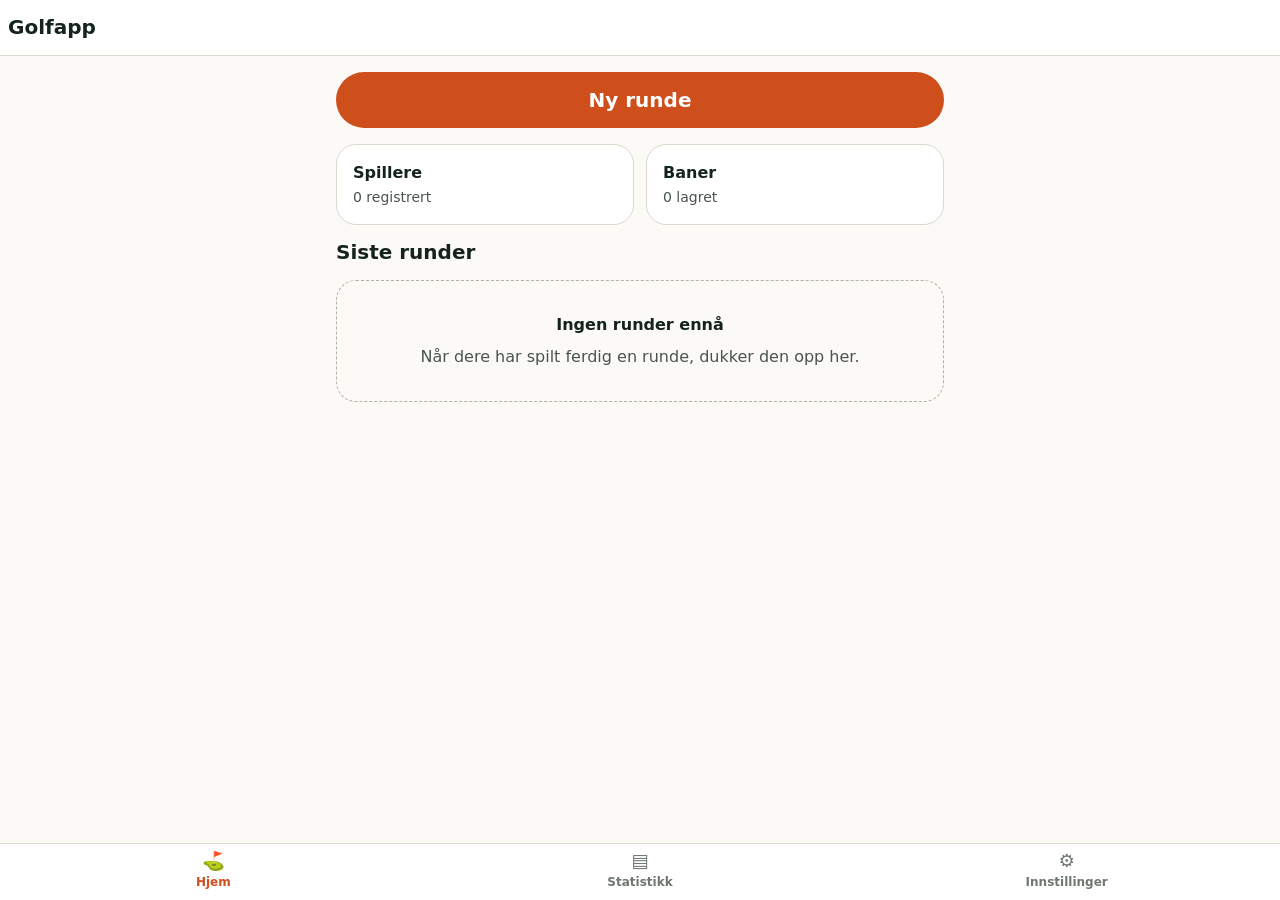
<file: index.html>
<!DOCTYPE html>
<html lang="nb">
<head>
<meta charset="utf-8">
<meta name="viewport" content="width=device-width, initial-scale=1, viewport-fit=cover">
<meta name="color-scheme" content="light dark">
<meta name="description" content="Scoreapp for match play og scramble. All data ligger på denne enheten.">
<!-- Appen laster ingenting utenfra. Denne regelen håndhever det. -->
<meta http-equiv="Content-Security-Policy"
      content="default-src 'none'; img-src 'self' data: blob:; style-src 'self'; script-src 'self'; connect-src 'self' blob:; manifest-src 'self'; worker-src 'self'; form-action 'none'; base-uri 'none'">
<meta name="theme-color" content="#14231b">
<meta name="apple-mobile-web-app-capable" content="yes">
<meta name="apple-mobile-web-app-status-bar-style" content="default">
<meta name="apple-mobile-web-app-title" content="Golfapp">
<title>Golfapp</title>
<link rel="manifest" href="manifest.webmanifest">
<link rel="icon" href="icons/icon-192.png" sizes="192x192" type="image/png">
<link rel="apple-touch-icon" href="icons/apple-touch-icon.png">
<link rel="stylesheet" href="app/styles/tokens.css">
<link rel="stylesheet" href="app/styles/app.css">
</head>
<body>

<p id="laster">Starter appen …</p>

<div id="app" hidden>

  <header class="topbar">
    <button id="tilbake" class="iconbtn" type="button" aria-label="Tilbake" hidden>‹</button>
    <h1 id="sidetittel">Golfapp</h1>
  </header>

  <main id="innhold"></main>

  <nav class="tabbar" aria-label="Hovedmeny">
    <button type="button" data-route="hjem" data-tab="hjem" aria-current="true">
      <span class="tab-icon" aria-hidden="true">⛳</span>Hjem
    </button>
    <button type="button" data-route="statistikk" data-tab="statistikk" aria-current="false">
      <span class="tab-icon" aria-hidden="true">▤</span>Statistikk
    </button>
    <button type="button" data-route="innstillinger" data-tab="innstillinger" aria-current="false">
      <span class="tab-icon" aria-hidden="true">⚙</span>Innstillinger
    </button>
  </nav>

</div>

<div id="toast" role="status" aria-live="polite" hidden></div>

<script src="app/assets/avatars.js"></script>
<script src="app/js/db.js"></script>
<script src="app/js/store.js"></script>
<script src="app/js/ui.js"></script>
<script src="app/js/backup.js"></script>
<script src="app/js/match.js"></script>
<script src="app/js/scramble.js"></script>
<script src="app/js/stats.js"></script>
<script src="app/js/rapport.js"></script>
<script src="app/js/screens.js"></script>
<script src="app/js/screens-round.js"></script>
<script src="app/js/screens-match.js"></script>
<script src="app/js/screens-scramble.js"></script>
<script src="app/js/screens-stats.js"></script>
<script src="app/js/app.js"></script>
</body>
</html>
</file>
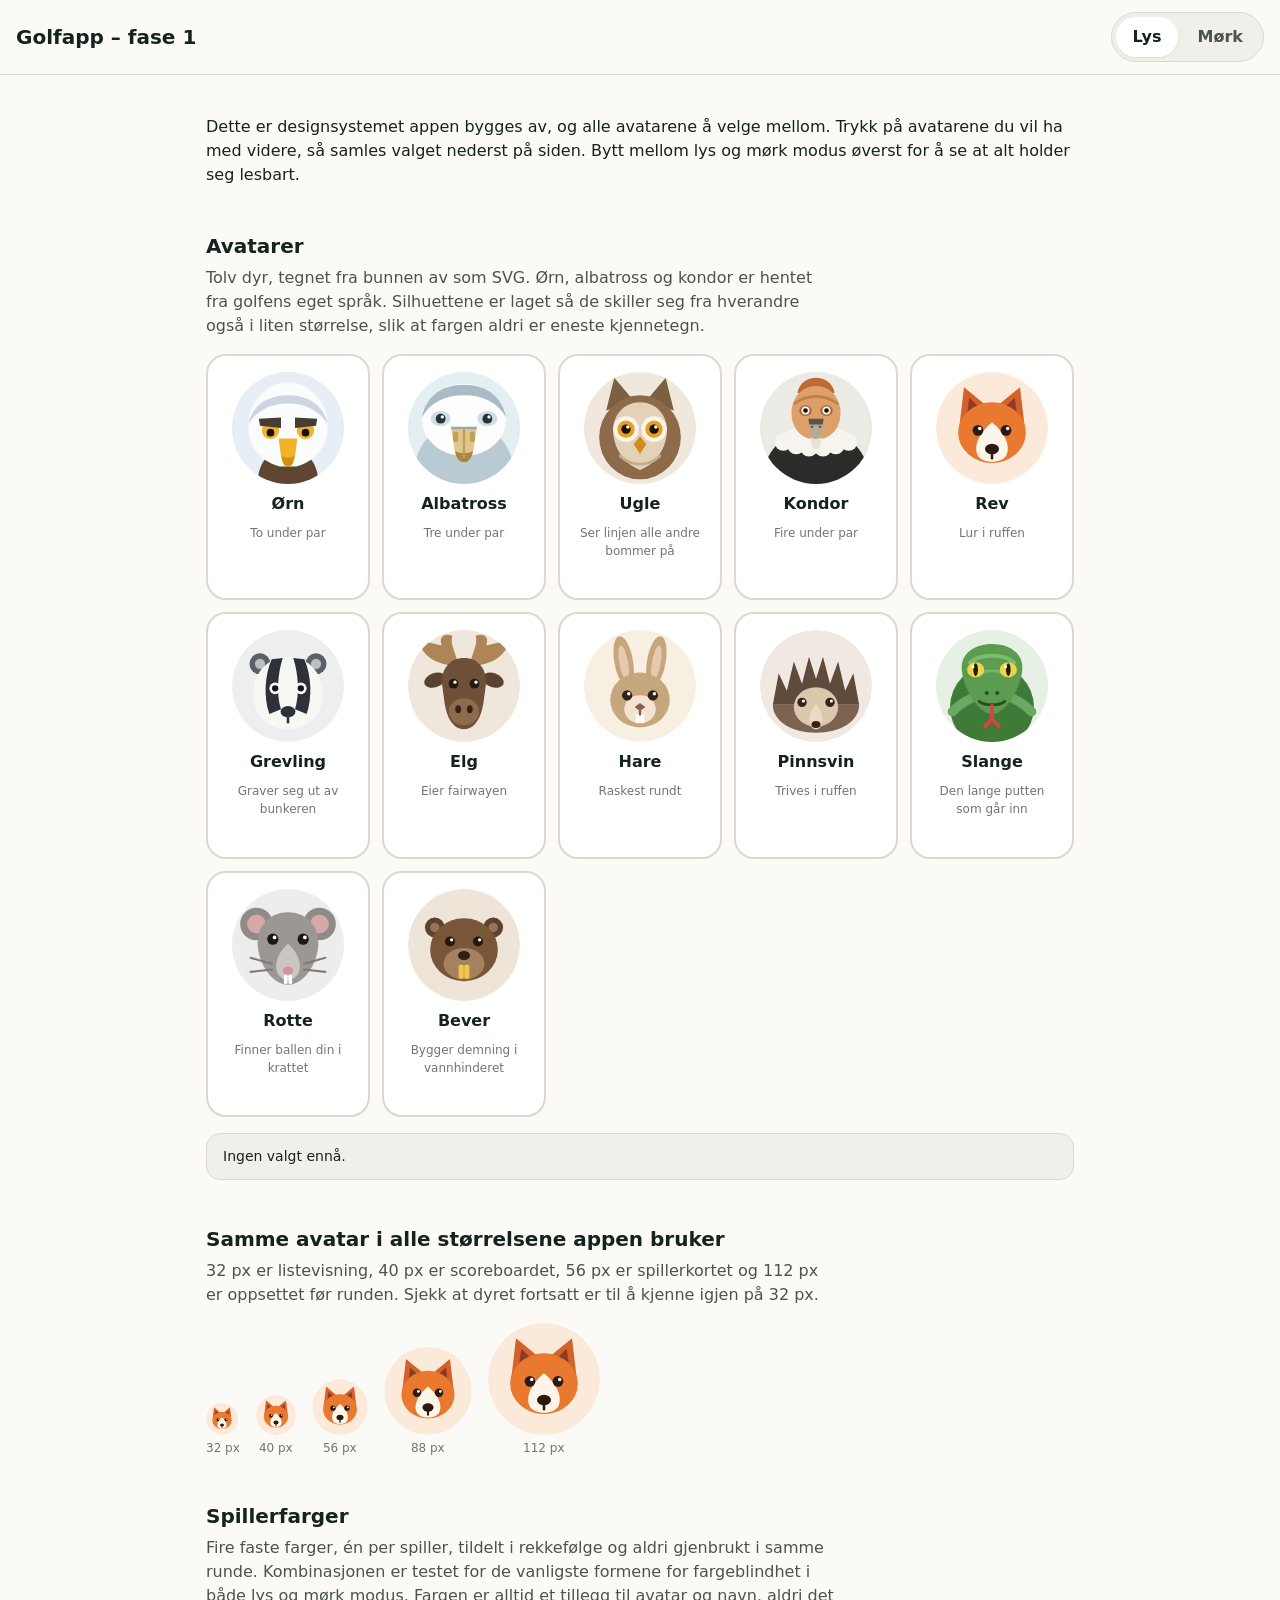
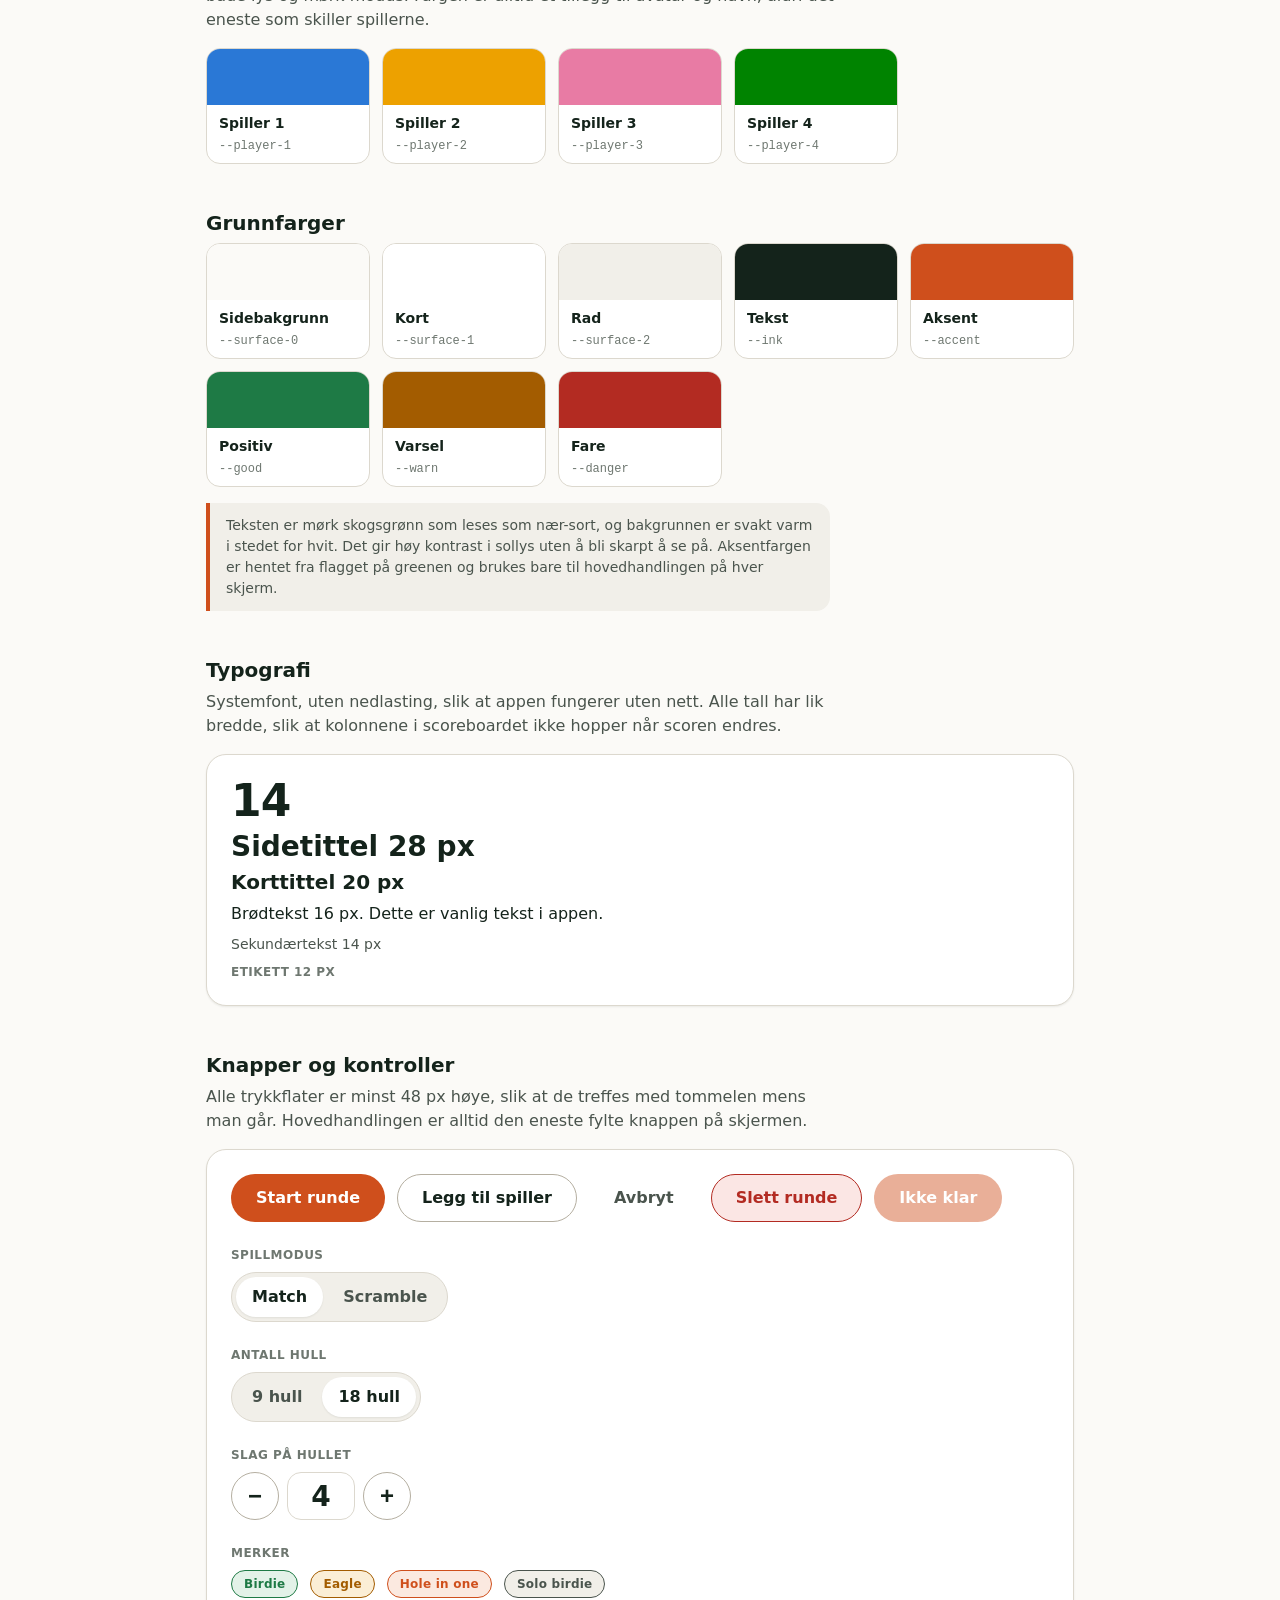
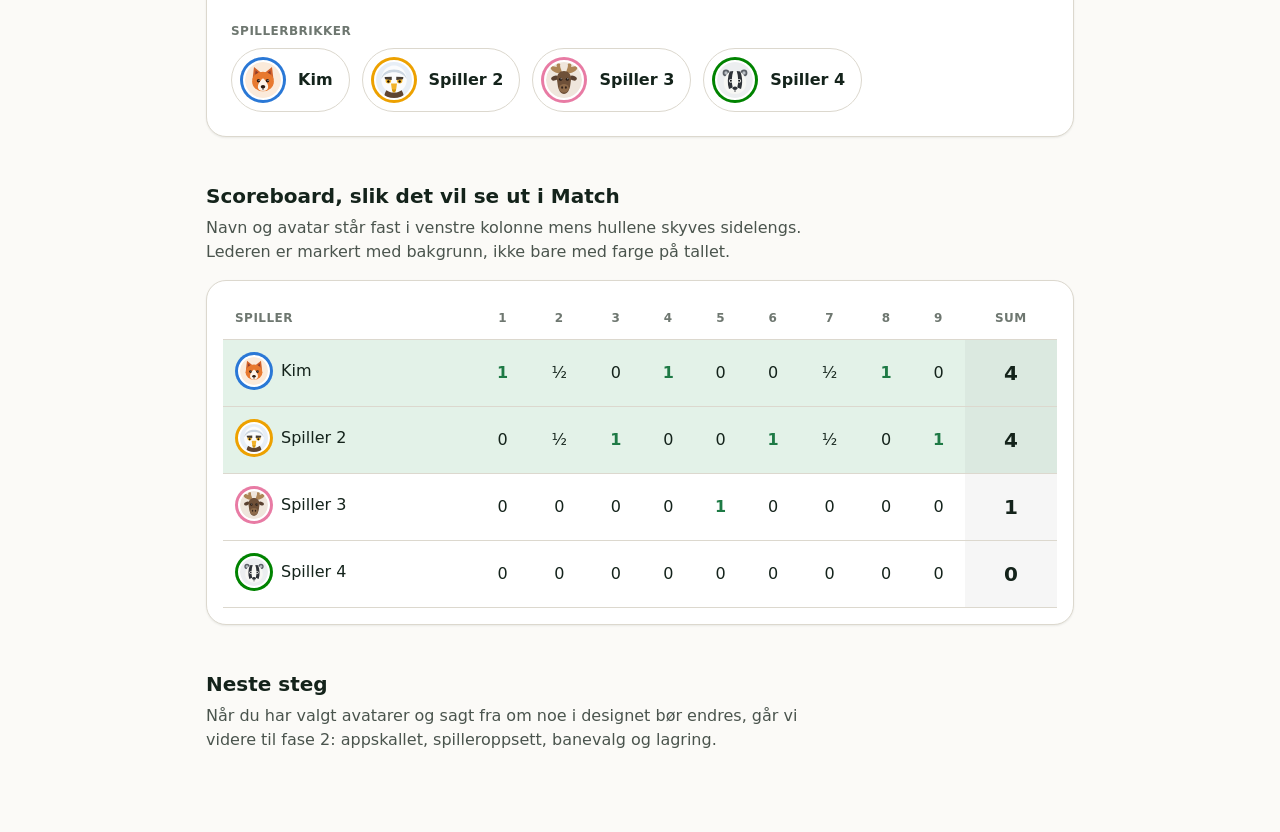
<file: Golfapp-designsystem.html>
<!DOCTYPE html>
<html lang="nb" data-theme="light">
<head>
<meta charset="utf-8">
<meta name="viewport" content="width=device-width, initial-scale=1, viewport-fit=cover">
<title>Golfapp – designsystem og avatarer</title>
<style>
/* ---- app/styles/tokens.css, lagt inn i filen ---- */
/* ==========================================================================
   Golfapp - designsystem (fase 1)
   Alle farger, størrelser og komponenter appen bygges av.
   Ingen eksterne ressurser: systemfonter og ren CSS, slik at appen
   fungerer helt uten nett.
   ========================================================================== */

/* --------------------------------------------------------------------------
   1. Tokens
   -------------------------------------------------------------------------- */

:root {
  color-scheme: light;

  /* Flater og linjer */
  --surface-0: #fbfaf7;   /* sidebakgrunn */
  --surface-1: #ffffff;   /* kort */
  --surface-2: #f1efe9;   /* rader, felt som ligger lavere */
  --surface-3: #e5e2d9;   /* aktiv rad */
  --border:        #dcd8ce;
  --border-strong: #b5afa1;

  /* Tekst */
  --ink:   #14231b;       /* mørk skogsgrønn, leses som nær-sort */
  --ink-2: #4a544d;
  --ink-3: #6e7770;
  --ink-on-accent: #ffffff;

  /* Aksent: flaggfargen. Brukes til primærhandlinger. */
  --accent:       #cf4f1c;
  --accent-hover: #b8461a;
  --accent-soft:  #fbe9e0;

  /* Status */
  --good:   #1e7a45;
  --good-soft: #e3f2e8;
  --warn:   #a35c00;
  --warn-soft: #fbeed6;
  --danger: #b32b22;
  --danger-soft: #fbe6e4;

  /* Spillerfarger. Fast rekkefølge, aldri resirkulert.
     Validert for fargeblindhet i begge moduser, alle par. */
  --player-1: #2a78d6;  /* blå */
  --player-2: #eda100;  /* gul */
  --player-3: #e87ba4;  /* magenta */
  --player-4: #008300;  /* grønn */

  /* Typografi. Systemfonter, ingen nedlasting. */
  --font-sans: ui-sans-serif, system-ui, -apple-system, "Segoe UI", Roboto,
               "Helvetica Neue", Arial, sans-serif;

  --fs-display: 2.75rem;  /* 44px - totalscore */
  --fs-xl:      1.75rem;  /* 28px - sidetittel */
  --fs-lg:      1.25rem;  /* 20px - korttittel */
  --fs-md:      1rem;     /* 16px - brødtekst */
  --fs-sm:      0.875rem; /* 14px */
  --fs-xs:      0.75rem;  /* 12px - etiketter */

  --lh-tight: 1.15;
  --lh-normal: 1.5;

  /* Avstand, 4 px-skala */
  --s1: 4px;  --s2: 8px;  --s3: 12px; --s4: 16px;
  --s5: 24px; --s6: 32px; --s7: 48px; --s8: 64px;

  /* Hjørner */
  --r-sm: 8px; --r-md: 14px; --r-lg: 20px; --r-full: 999px;

  /* Skygger */
  --shadow-1: 0 1px 2px rgba(20, 35, 27, 0.08);
  --shadow-2: 0 2px 10px rgba(20, 35, 27, 0.10);
  --shadow-3: 0 8px 28px rgba(20, 35, 27, 0.16);

  /* Berøringsflater. Aldri mindre enn dette på knapper. */
  --tap-min: 48px;

  --focus-ring: 0 0 0 3px var(--surface-0), 0 0 0 5.5px var(--accent);
}

@media (prefers-color-scheme: dark) {
  :root:not([data-theme="light"]) {
    color-scheme: dark;

    --surface-0: #12140f;
    --surface-1: #1c1e19;
    --surface-2: #262924;
    --surface-3: #33362f;
    --border:        #3a3e37;
    --border-strong: #5c6157;

    --ink:   #f4f2ea;
    --ink-2: #c3c2b7;
    --ink-3: #94958c;

    --accent:       #e8663a;
    --accent-hover: #f07a51;
    --accent-soft:  #3a2118;

    --good: #4cb377;  --good-soft:   #16301f;
    --warn: #d59128;  --warn-soft:   #33260f;
    --danger: #e26d63; --danger-soft: #351815;

    --player-1: #3987e5;
    --player-2: #c98500;
    --player-3: #d55181;
    --player-4: #008300;

    --shadow-1: 0 1px 2px rgba(0, 0, 0, 0.5);
    --shadow-2: 0 2px 10px rgba(0, 0, 0, 0.55);
    --shadow-3: 0 8px 28px rgba(0, 0, 0, 0.6);
  }
}

:root[data-theme="dark"] {
  color-scheme: dark;

  --surface-0: #12140f;
  --surface-1: #1c1e19;
  --surface-2: #262924;
  --surface-3: #33362f;
  --border:        #3a3e37;
  --border-strong: #5c6157;

  --ink:   #f4f2ea;
  --ink-2: #c3c2b7;
  --ink-3: #94958c;

  --accent:       #e8663a;
  --accent-hover: #f07a51;
  --accent-soft:  #3a2118;

  --good: #4cb377;  --good-soft:   #16301f;
  --warn: #d59128;  --warn-soft:   #33260f;
  --danger: #e26d63; --danger-soft: #351815;

  --player-1: #3987e5;
  --player-2: #c98500;
  --player-3: #d55181;
  --player-4: #008300;

  --shadow-1: 0 1px 2px rgba(0, 0, 0, 0.5);
  --shadow-2: 0 2px 10px rgba(0, 0, 0, 0.55);
  --shadow-3: 0 8px 28px rgba(0, 0, 0, 0.6);
}

/* --------------------------------------------------------------------------
   2. Grunnstiler
   -------------------------------------------------------------------------- */

*, *::before, *::after { box-sizing: border-box; }

html {
  -webkit-text-size-adjust: 100%;
}

body {
  margin: 0;
  background: var(--surface-0);
  color: var(--ink);
  font-family: var(--font-sans);
  font-size: var(--fs-md);
  line-height: var(--lh-normal);
  /* Hindrer at dobbelttrykk zoomer under registrering. */
  touch-action: manipulation;
  -webkit-tap-highlight-color: transparent;
}

h1, h2, h3 { line-height: var(--lh-tight); margin: 0; font-weight: 650; }
h1 { font-size: var(--fs-xl); }
h2 { font-size: var(--fs-lg); }
h3 { font-size: var(--fs-md); }

/* Alle tall i appen skal ha lik bredde, slik at kolonner ikke hopper. */
.num, .score, input[type="number"], table {
  font-variant-numeric: tabular-nums;
  font-feature-settings: "tnum" 1;
}

:where(button, a, input, select, textarea):focus-visible {
  outline: none;
  box-shadow: var(--focus-ring);
}

.label {
  font-size: var(--fs-xs);
  font-weight: 650;
  letter-spacing: 0.04em;
  text-transform: uppercase;
  color: var(--ink-3);
}

.muted { color: var(--ink-2); }

.visually-hidden {
  position: absolute; width: 1px; height: 1px;
  margin: -1px; padding: 0; overflow: hidden;
  clip-path: inset(50%); white-space: nowrap;
}

/* --------------------------------------------------------------------------
   3. Kort
   -------------------------------------------------------------------------- */

.card {
  background: var(--surface-1);
  border: 1px solid var(--border);
  border-radius: var(--r-lg);
  padding: var(--s5);
  box-shadow: var(--shadow-1);
}

.card-tight { padding: var(--s4); }

/* --------------------------------------------------------------------------
   4. Knapper
   -------------------------------------------------------------------------- */

.btn {
  display: inline-flex;
  align-items: center;
  justify-content: center;
  gap: var(--s2);
  min-height: var(--tap-min);
  padding: 0 var(--s5);
  border: 1px solid transparent;
  border-radius: var(--r-full);
  font: inherit;
  font-weight: 650;
  cursor: pointer;
  transition: background-color 120ms ease, border-color 120ms ease,
              transform 80ms ease;
}

.btn:active { transform: scale(0.97); }

.btn-primary {
  background: var(--accent);
  color: var(--ink-on-accent);
}
.btn-primary:hover { background: var(--accent-hover); }

.btn-secondary {
  background: var(--surface-1);
  color: var(--ink);
  border-color: var(--border-strong);
}
.btn-secondary:hover { background: var(--surface-2); }

.btn-ghost {
  background: transparent;
  color: var(--ink-2);
}
.btn-ghost:hover { background: var(--surface-2); color: var(--ink); }

.btn-danger {
  background: var(--danger-soft);
  color: var(--danger);
  border-color: var(--danger);
}

.btn-block { width: 100%; }

.btn-lg { min-height: 56px; font-size: var(--fs-lg); padding: 0 var(--s6); }

.btn:disabled { opacity: 0.45; cursor: not-allowed; transform: none; }

/* --------------------------------------------------------------------------
   5. Segmentkontroll - brukes til Match / Scramble og 9 / 18 hull
   -------------------------------------------------------------------------- */

.segmented {
  display: inline-flex;
  padding: 4px;
  gap: 4px;
  background: var(--surface-2);
  border-radius: var(--r-full);
  border: 1px solid var(--border);
  /* Bryteren skal være så bred som knappene i den, ikke fylle raden.
     Uten dette strekkes den ut når den står i et rutenett. */
  width: fit-content;
  max-width: 100%;
  justify-self: start;
  align-self: start;
}

.segmented button {
  min-height: 40px;
  padding: 0 var(--s4);
  border: none;
  border-radius: var(--r-full);
  background: transparent;
  color: var(--ink-2);
  font: inherit;
  font-weight: 650;
  cursor: pointer;
}

.segmented button[aria-pressed="true"] {
  background: var(--surface-1);
  color: var(--ink);
  box-shadow: var(--shadow-1);
}

/* --------------------------------------------------------------------------
   6. Slagteller - pluss og minus rundt et tall du også kan skrive i
   -------------------------------------------------------------------------- */

.stepper {
  display: inline-flex;
  align-items: center;
  gap: var(--s2);
}

.stepper button {
  width: var(--tap-min);
  height: var(--tap-min);
  border-radius: var(--r-full);
  border: 1px solid var(--border-strong);
  background: var(--surface-1);
  color: var(--ink);
  font-size: 1.5rem;
  font-weight: 650;
  line-height: 1;
  cursor: pointer;
}
.stepper button:hover { background: var(--surface-2); }

.stepper input {
  width: 68px;
  height: var(--tap-min);
  text-align: center;
  font: inherit;
  font-size: var(--fs-xl);
  font-weight: 700;
  color: var(--ink);
  background: var(--surface-1);
  border: 1px solid var(--border);
  border-radius: var(--r-md);
  -moz-appearance: textfield;
}
.stepper input::-webkit-outer-spin-button,
.stepper input::-webkit-inner-spin-button { -webkit-appearance: none; margin: 0; }

/* --------------------------------------------------------------------------
   7. Avatar og spillerbrikke
   -------------------------------------------------------------------------- */

.avatar {
  display: block;
  border-radius: var(--r-full);
  background: var(--surface-1);
  overflow: hidden;
  flex: none;
}

.avatar svg { display: block; width: 100%; height: 100%; }

/* Ringen bruker spillerfargen. Fargen er aldri eneste kjennetegn:
   dyret og navnet står alltid ved siden av. */
.avatar-ring {
  padding: 3px;
  border-radius: var(--r-full);
  background: var(--player-color, var(--border-strong));
  display: inline-flex;
}
.avatar-ring > .avatar { border: 2px solid var(--surface-1); }

.avatar-xs { width: 32px; height: 32px; }
.avatar-sm { width: 40px; height: 40px; }
.avatar-md { width: 56px; height: 56px; }
.avatar-lg { width: 88px; height: 88px; }
.avatar-xl { width: 112px; height: 112px; }

.player-chip {
  display: inline-flex;
  align-items: center;
  gap: var(--s3);
  padding: var(--s2) var(--s4) var(--s2) var(--s2);
  background: var(--surface-1);
  border: 1px solid var(--border);
  border-radius: var(--r-full);
  font-weight: 650;
}

/* --------------------------------------------------------------------------
   8. Scoreboard
   -------------------------------------------------------------------------- */

.scoreboard {
  width: 100%;
  border-collapse: separate;
  border-spacing: 0;
}

.scoreboard th, .scoreboard td {
  padding: var(--s3) var(--s2);
  text-align: center;
  border-bottom: 1px solid var(--border);
}

.scoreboard thead th {
  font-size: var(--fs-xs);
  font-weight: 650;
  color: var(--ink-3);
  letter-spacing: 0.04em;
  text-transform: uppercase;
}

/* Radens egen bakgrunn settes på raden, slik at den faste venstrekolonnen
   arver den i stedet for å bryte markeringen av lederen. */
.scoreboard tbody tr { background: var(--surface-1); }
.scoreboard tbody tr[data-leader="true"] { background: var(--good-soft); }

.scoreboard th:first-child,
.scoreboard td:first-child {
  text-align: left;
  padding-left: var(--s3);
  position: sticky;
  left: 0;
  background: inherit;
  /* Navn skal ikke brekke over flere linjer og gjøre radene høye. */
  white-space: nowrap;
}
.scoreboard thead th:first-child { background: var(--surface-1); }

.scoreboard td.total {
  font-weight: 750;
  font-size: var(--fs-lg);
  box-shadow: inset 0 0 0 999px rgba(0, 0, 0, 0.035);
}

.hole-won { font-weight: 750; color: var(--good); }

/* --------------------------------------------------------------------------
   9. Merker for birdie, eagle og hole in one
   -------------------------------------------------------------------------- */

.badge {
  display: inline-flex;
  align-items: center;
  gap: 6px;
  padding: 4px var(--s3);
  border-radius: var(--r-full);
  font-size: var(--fs-xs);
  font-weight: 700;
  letter-spacing: 0.02em;
  border: 1px solid currentColor;
}

.badge-birdie { color: var(--good);   background: var(--good-soft); }
.badge-eagle  { color: var(--warn);   background: var(--warn-soft); }
.badge-hio    { color: var(--accent); background: var(--accent-soft); }
.badge-solo   { color: var(--ink-2);  background: var(--surface-2); }

/* --------------------------------------------------------------------------
   10. Stor score
   -------------------------------------------------------------------------- */

.score-display {
  font-size: var(--fs-display);
  font-weight: 750;
  line-height: 1;
  letter-spacing: -0.02em;
}

/* --------------------------------------------------------------------------
   11. Bevegelse
   -------------------------------------------------------------------------- */

@media (prefers-reduced-motion: reduce) {
  *, *::before, *::after {
    animation-duration: 0.01ms !important;
    transition-duration: 0.01ms !important;
  }
}

</style>
<style>
  .wrap { max-width: 900px; margin: 0 auto; padding: var(--s5) var(--s4) var(--s8); }
  .topbar {
    position: sticky; top: 0; z-index: 10;
    display: flex; align-items: center; gap: var(--s3); flex-wrap: wrap;
    padding: var(--s3) var(--s4);
    background: color-mix(in srgb, var(--surface-0) 92%, transparent);
    backdrop-filter: blur(8px);
    border-bottom: 1px solid var(--border);
  }
  .topbar h1 { font-size: var(--fs-lg); margin-right: auto; }
  section { margin-top: var(--s7); }
  section > h2 { margin-bottom: var(--s2); }
  section > p.lead { margin: 0 0 var(--s4); color: var(--ink-2); max-width: 62ch; }
  .row { display: flex; flex-wrap: wrap; gap: var(--s3); align-items: center; }
  .grid { display: grid; gap: var(--s3); }
  .swatches { grid-template-columns: repeat(auto-fill, minmax(160px, 1fr)); }
  .swatch {
    border: 1px solid var(--border); border-radius: var(--r-md);
    overflow: hidden; background: var(--surface-1);
  }
  .swatch .chip { height: 56px; }
  .swatch .meta { padding: var(--s2) var(--s3); font-size: var(--fs-sm); }
  .swatch .meta b { display: block; }
  .swatch .meta code { color: var(--ink-3); font-size: var(--fs-xs); }

  .avatars { grid-template-columns: repeat(auto-fill, minmax(150px, 1fr)); }
  .av-card {
    border: 2px solid var(--border); border-radius: var(--r-lg);
    background: var(--surface-1); padding: var(--s4);
    display: flex; flex-direction: column; align-items: center; gap: var(--s2);
    text-align: center; cursor: pointer; font: inherit; color: inherit;
  }
  .av-card[aria-pressed="true"] {
    border-color: var(--accent);
    background: var(--accent-soft);
  }
  .av-card .name { font-weight: 700; }
  .av-card .note { font-size: var(--fs-xs); color: var(--ink-3); }
  .av-card .pick { font-size: var(--fs-xs); font-weight: 700; color: var(--accent); min-height: 1.2em; }

  .sizes { display: flex; align-items: flex-end; gap: var(--s4); flex-wrap: wrap; }
  .sizes figure { margin: 0; text-align: center; }
  .sizes figcaption { font-size: var(--fs-xs); color: var(--ink-3); margin-top: 4px; }

  .type-sample { display: grid; gap: var(--s2); }
  .scroll { overflow-x: auto; -webkit-overflow-scrolling: touch; }
  .picked {
    padding: var(--s3) var(--s4); border-radius: var(--r-md);
    background: var(--surface-2); border: 1px solid var(--border);
    font-size: var(--fs-sm);
  }
  .note-box {
    border-left: 4px solid var(--accent); background: var(--surface-2);
    padding: var(--s3) var(--s4); border-radius: 0 var(--r-md) var(--r-md) 0;
    font-size: var(--fs-sm); color: var(--ink-2); max-width: 70ch;
  }
</style>
</head>
<body>

<div class="topbar">
  <h1>Golfapp – fase 1</h1>
  <div class="segmented" role="group" aria-label="Fargemodus">
    <button type="button" id="mode-light" aria-pressed="true">Lys</button>
    <button type="button" id="mode-dark" aria-pressed="false">Mørk</button>
  </div>
</div>

<div class="wrap">

  <p class="lead" style="margin-top:var(--s4)">
    Dette er designsystemet appen bygges av, og alle avatarene å velge mellom.
    Trykk på avatarene du vil ha med videre, så samles valget nederst på siden.
    Bytt mellom lys og mørk modus øverst for å se at alt holder seg lesbart.
  </p>

  <!-- ================= Avatarer ================= -->
  <section>
    <h2>Avatarer</h2>
    <p class="lead">
      Tolv dyr, tegnet fra bunnen av som SVG. Ørn, albatross og kondor er hentet
      fra golfens eget språk. Silhuettene er laget så de skiller seg fra hverandre
      også i liten størrelse, slik at fargen aldri er eneste kjennetegn.
    </p>
    <div class="grid avatars" id="avatar-grid"></div>
    <p class="picked" id="picked" style="margin-top:var(--s4)">Ingen valgt ennå.</p>
  </section>

  <section>
    <h2>Samme avatar i alle størrelsene appen bruker</h2>
    <p class="lead">
      32 px er listevisning, 40 px er scoreboardet, 56 px er spillerkortet og
      112 px er oppsettet før runden. Sjekk at dyret fortsatt er til å kjenne
      igjen på 32 px.
    </p>
    <div class="sizes" id="size-demo"></div>
  </section>

  <!-- ================= Farger ================= -->
  <section>
    <h2>Spillerfarger</h2>
    <p class="lead">
      Fire faste farger, én per spiller, tildelt i rekkefølge og aldri gjenbrukt
      i samme runde. Kombinasjonen er testet for de vanligste formene for
      fargeblindhet i både lys og mørk modus. Fargen er alltid et tillegg til
      avatar og navn, aldri det eneste som skiller spillerne.
    </p>
    <div class="grid swatches" id="player-swatches"></div>
  </section>

  <section>
    <h2>Grunnfarger</h2>
    <div class="grid swatches" id="base-swatches"></div>
    <p class="note-box" style="margin-top:var(--s4)">
      Teksten er mørk skogsgrønn som leses som nær-sort, og bakgrunnen er svakt
      varm i stedet for hvit. Det gir høy kontrast i sollys uten å bli skarpt å
      se på. Aksentfargen er hentet fra flagget på greenen og brukes bare til
      hovedhandlingen på hver skjerm.
    </p>
  </section>

  <!-- ================= Typografi ================= -->
  <section>
    <h2>Typografi</h2>
    <p class="lead">
      Systemfont, uten nedlasting, slik at appen fungerer uten nett. Alle tall
      har lik bredde, slik at kolonnene i scoreboardet ikke hopper når scoren endres.
    </p>
    <div class="card type-sample">
      <div class="score-display num">14</div>
      <h1>Sidetittel 28 px</h1>
      <h2>Korttittel 20 px</h2>
      <p style="margin:0">Brødtekst 16 px. Dette er vanlig tekst i appen.</p>
      <p style="margin:0;font-size:var(--fs-sm);color:var(--ink-2)">Sekundærtekst 14 px</p>
      <p class="label" style="margin:0">Etikett 12 px</p>
    </div>
  </section>

  <!-- ================= Kontroller ================= -->
  <section>
    <h2>Knapper og kontroller</h2>
    <p class="lead">
      Alle trykkflater er minst 48 px høye, slik at de treffes med tommelen mens
      man går. Hovedhandlingen er alltid den eneste fylte knappen på skjermen.
    </p>

    <div class="card" style="display:grid;gap:var(--s5)">
      <div class="row">
        <button class="btn btn-primary">Start runde</button>
        <button class="btn btn-secondary">Legg til spiller</button>
        <button class="btn btn-ghost">Avbryt</button>
        <button class="btn btn-danger">Slett runde</button>
        <button class="btn btn-primary" disabled>Ikke klar</button>
      </div>

      <div>
        <p class="label" style="margin:0 0 var(--s2)">Spillmodus</p>
        <div class="segmented" role="group" aria-label="Spillmodus">
          <button type="button" aria-pressed="true">Match</button>
          <button type="button" aria-pressed="false">Scramble</button>
        </div>
      </div>

      <div>
        <p class="label" style="margin:0 0 var(--s2)">Antall hull</p>
        <div class="segmented" role="group" aria-label="Antall hull">
          <button type="button" aria-pressed="false">9 hull</button>
          <button type="button" aria-pressed="true">18 hull</button>
        </div>
      </div>

      <div>
        <p class="label" style="margin:0 0 var(--s2)">Slag på hullet</p>
        <div class="stepper">
          <button type="button" aria-label="Ett slag mindre">−</button>
          <input type="number" class="num" value="4" inputmode="numeric" aria-label="Antall slag">
          <button type="button" aria-label="Ett slag mer">+</button>
        </div>
      </div>

      <div>
        <p class="label" style="margin:0 0 var(--s2)">Merker</p>
        <div class="row">
          <span class="badge badge-birdie">Birdie</span>
          <span class="badge badge-eagle">Eagle</span>
          <span class="badge badge-hio">Hole in one</span>
          <span class="badge badge-solo">Solo birdie</span>
        </div>
      </div>

      <div>
        <p class="label" style="margin:0 0 var(--s2)">Spillerbrikker</p>
        <div class="row" id="chip-demo"></div>
      </div>
    </div>
  </section>

  <!-- ================= Scoreboard ================= -->
  <section>
    <h2>Scoreboard, slik det vil se ut i Match</h2>
    <p class="lead">
      Navn og avatar står fast i venstre kolonne mens hullene skyves sidelengs.
      Lederen er markert med bakgrunn, ikke bare med farge på tallet.
    </p>
    <div class="card card-tight scroll">
      <table class="scoreboard" id="scoreboard"></table>
    </div>
  </section>

  <section>
    <h2>Neste steg</h2>
    <p class="lead">
      Når du har valgt avatarer og sagt fra om noe i designet bør endres, går
      vi videre til fase 2: appskallet, spilleroppsett, banevalg og lagring.
    </p>
  </section>

</div>

<script>
/* ---- app/assets/avatars.js, lagt inn i filen ---- */
/* ==========================================================================
   Golfapp - avatarer (fase 1)

   Tolv originale dyreavatarer tegnet som SVG. Ingen bildefiler og ingen
   nedlasting, slik at de fungerer uten nett og kan farges av CSS.

   Tre av dyrene er hentet fra golfens eget språk: ørn (eagle), albatross
   og kondor. De ni andre er dyr man faktisk møter på eller ved banen.
   Utvalget er bevisst større enn det som trengs, slik at Kim kan plukke
   ut favorittene i fase 1 og la resten ligge.

   Brukes slik:
     GolfAvatars.list                 -> [{ id, name, article, svg }, ...]
     GolfAvatars.get('rev')           -> ett objekt
     GolfAvatars.render('rev', 56)    -> HTML-streng med riktig størrelse

   Hver avatar er tegnet i et 96x96-rutenett og skalerer fritt. Motivene er
   laget så silhuettene skiller seg fra hverandre også på 32 px, slik at
   fargen aldri er eneste kjennetegn.
   ========================================================================== */

(function (global) {
  'use strict';

  function svg(label, body) {
    return (
      '<svg viewBox="0 0 96 96" xmlns="http://www.w3.org/2000/svg" ' +
      'role="img" aria-label="' + label + '" focusable="false">' + body + '</svg>'
    );
  }

  var AVATARS = [
    {
      id: 'orn',
      name: 'Ørna',
      article: 'Ørn',
      note: 'To under par',
      svg: svg('Ørn',
        '<rect width="96" height="96" fill="#e7eef6"/>' +
        '<path d="M22 96 C22 76 33 66 48 66 C63 66 74 76 74 96 Z" fill="#5f4531"/>' +
        '<path d="M48 9 C68 9 82 27 82 47 C82 64 71 77 55 81 L41 81 C25 77 14 64 14 47 C14 27 28 9 48 9 Z" fill="#fbfcfd"/>' +
        '<path d="M14 45 C17 29 30 20 48 20 C66 20 79 29 82 45 C75 33 63 27 48 27 C33 27 21 33 14 45 Z" fill="#cbd6e1"/>' +
        '<circle cx="33" cy="50" r="7.4" fill="#f2b32a"/>' +
        '<circle cx="63" cy="50" r="7.4" fill="#f2b32a"/>' +
        '<circle cx="33" cy="52" r="3.3" fill="#17120a"/>' +
        '<circle cx="63" cy="52" r="3.3" fill="#17120a"/>' +
        '<path d="M23 40 L42 39 L42 48 L24 46 Z" fill="#453c33"/>' +
        '<path d="M73 40 L54 39 L54 48 L72 46 Z" fill="#453c33"/>' +
        '<path d="M40 57 h16 l-1.7 13 c-0.9 7 -3 11 -6.3 11 c-3.3 0 -5.4 -4 -6.3 -11 Z" fill="#f2b32a"/>' +
        '<path d="M42.6 72 c0.6 6 2.2 9 5.4 9 c3.2 0 4.8 -3 5.4 -9 c-3.4 1.8 -7.4 1.8 -10.8 0 Z" fill="#cf9312"/>'
      )
    },
    {
      id: 'albatross',
      name: 'Albatrossen',
      article: 'Albatross',
      note: 'Tre under par',
      svg: svg('Albatross',
        '<rect width="96" height="96" fill="#e4eff2"/>' +
        '<path d="M48 44 C74 44 92 62 92 96 L4 96 C4 62 22 44 48 44 Z" fill="#b9cad2"/>' +
        '<ellipse cx="48" cy="41" rx="36" ry="31" fill="#fdfdfd"/>' +
        '<path d="M12 39 C15 21 29 11 48 11 C67 11 81 21 84 39 C77 26 64 20 48 20 C32 20 19 26 12 39 Z" fill="#a7bcc5"/>' +
        '<ellipse cx="28" cy="40" rx="8.5" ry="6.5" fill="#cfdde2"/>' +
        '<ellipse cx="68" cy="40" rx="8.5" ry="6.5" fill="#cfdde2"/>' +
        '<circle cx="28" cy="40" r="4.2" fill="#22313a"/>' +
        '<circle cx="68" cy="40" r="4.2" fill="#22313a"/>' +
        '<circle cx="29.4" cy="38.5" r="1.4" fill="#ffffff"/>' +
        '<circle cx="69.4" cy="38.5" r="1.4" fill="#ffffff"/>' +
        '<path d="M37 48 h22 l-3 19 c-0.8 6 -4 10 -8 10 c-4 0 -7.2 -4 -8 -10 Z" fill="#e0c68c"/>' +
        '<path d="M40.4 68 c0.8 6 3.8 9.4 7.6 9.4 c3.8 0 6.8 -3.4 7.6 -9.4 c-4.8 2.1 -10.4 2.1 -15.2 0 Z" fill="#a8873f"/>' +
        '<path d="M48 49 v25" stroke="#c0a057" stroke-width="2"/>' +
        '<rect x="38.6" y="51" width="4.4" height="9" rx="2.2" fill="#c0a057"/>' +
        '<rect x="53" y="51" width="4.4" height="9" rx="2.2" fill="#c0a057"/>' +
        '<path d="M37 48 h22" stroke="#9aa8ad" stroke-width="2"/>'
      )
    },
    {
      id: 'ugle',
      name: 'Ugla',
      article: 'Ugle',
      note: 'Ser linjen alle andre bommer på',
      svg: svg('Ugle',
        '<rect width="96" height="96" fill="#f0e8dc"/>' +
        '<path d="M19 33 L26 5 L43 25 Z" fill="#7d5f42"/>' +
        '<path d="M77 33 L70 5 L53 25 Z" fill="#7d5f42"/>' +
        '<ellipse cx="48" cy="56" rx="35" ry="36" fill="#8d6a4a"/>' +
        '<path d="M48 26 C61 26 71 36 71 50 C71 66 61 79 48 84 C35 79 25 66 25 50 C25 36 35 26 48 26 Z" fill="#e3d2b8"/>' +
        '<circle cx="36" cy="49" r="11" fill="#f8f4ec"/>' +
        '<circle cx="60" cy="49" r="11" fill="#f8f4ec"/>' +
        '<circle cx="36" cy="49" r="7.4" fill="#e8a020"/>' +
        '<circle cx="60" cy="49" r="7.4" fill="#e8a020"/>' +
        '<circle cx="36" cy="49" r="4" fill="#1a1207"/>' +
        '<circle cx="60" cy="49" r="4" fill="#1a1207"/>' +
        '<circle cx="37.6" cy="47.2" r="1.5" fill="#ffffff"/>' +
        '<circle cx="61.6" cy="47.2" r="1.5" fill="#ffffff"/>' +
        '<path d="M48 55 l5.4 7 -5.4 8 -5.4 -8 Z" fill="#d38b1e"/>' +
        '<path d="M31 72 c5 5 11 7 17 7 c6 0 12 -2 17 -7" stroke="#c4ab86" stroke-width="2.4" fill="none" stroke-linecap="round"/>'
      )
    },
    {
      id: 'kondor',
      name: 'Kondoren',
      article: 'Kondor',
      note: 'Fire under par',
      svg: svg('Kondor',
        '<rect width="96" height="96" fill="#eceae5"/>' +
        '<path d="M48 50 C76 50 94 68 94 96 L2 96 C2 68 20 50 48 50 Z" fill="#2c2b29"/>' +
        '<ellipse cx="48" cy="58" rx="31" ry="12" fill="#f6f4ef"/>' +
        '<circle cx="20" cy="60" r="7.5" fill="#f6f4ef"/>' +
        '<circle cx="31" cy="63" r="7.5" fill="#f6f4ef"/>' +
        '<circle cx="42" cy="65" r="7.5" fill="#f6f4ef"/>' +
        '<circle cx="54" cy="65" r="7.5" fill="#f6f4ef"/>' +
        '<circle cx="65" cy="63" r="7.5" fill="#f6f4ef"/>' +
        '<circle cx="76" cy="60" r="7.5" fill="#f6f4ef"/>' +
        '<path d="M32 18 C34 8 42 5 48 5 C54 5 62 8 64 18 Z" fill="#bf6a34"/>' +
        '<path d="M48 12 C60 12 69 22 69 35 C69 49 60 58 48 58 C36 58 27 49 27 35 C27 22 36 12 48 12 Z" fill="#dda06a"/>' +
        '<path d="M30 27 C36 22 42 21 48 21 C54 21 60 22 66 27" stroke="#c0803f" stroke-width="2.4" fill="none" stroke-linecap="round"/>' +
        '<ellipse cx="39" cy="33" rx="5.4" ry="4.8" fill="#b06b39"/>' +
        '<ellipse cx="57" cy="33" rx="5.4" ry="4.8" fill="#b06b39"/>' +
        '<circle cx="39" cy="33" r="3.4" fill="#fbf8f2"/>' +
        '<circle cx="57" cy="33" r="3.4" fill="#fbf8f2"/>' +
        '<circle cx="39" cy="33" r="2" fill="#17130e"/>' +
        '<circle cx="57" cy="33" r="2" fill="#17130e"/>' +
        '<path d="M41.5 40 h13 l-1.8 14 c-0.8 8 -3.2 12 -4.7 12 c-1.5 0 -3.9 -4 -4.7 -12 Z" fill="#b5a994"/>' +
        '<path d="M41.5 40 h13 l-0.7 5 h-11.6 Z" fill="#5d5346"/>' +
        '<circle cx="44.6" cy="47" r="1.1" fill="#5d5346"/>' +
        '<circle cx="51.4" cy="47" r="1.1" fill="#5d5346"/>' +
        '<path d="M43.2 56 c-0.3 6.5 2 10 4.8 10 c2.8 0 5.1 -3.5 4.8 -10 c-3 1.8 -6.6 1.8 -9.6 0 Z" fill="#e8e2d5"/>'
      )
    },
    {
      id: 'rev',
      name: 'Reven',
      article: 'Rev',
      note: 'Lur i ruffen',
      svg: svg('Rev',
        '<circle cx="48" cy="48" r="48" fill="#fbeada"/>' +
        '<path d="M20 47 L24 13 L47 32 Z" fill="#d2622a"/>' +
        '<path d="M76 47 L72 13 L49 32 Z" fill="#d2622a"/>' +
        '<path d="M26 41 L28.5 22 L41 34 Z" fill="#8e3b2a"/>' +
        '<path d="M70 41 L67.5 22 L55 34 Z" fill="#8e3b2a"/>' +
        '<ellipse cx="48" cy="52" rx="29" ry="26" fill="#e8792f"/>' +
        '<path d="M48 43 C37 52 32 63 35.5 71 C39 79 57 79 60.5 71 C64 63 59 52 48 43 Z" fill="#fdf4ea"/>' +
        '<circle cx="36" cy="50" r="4.6" fill="#2a1a12"/>' +
        '<circle cx="60" cy="50" r="4.6" fill="#2a1a12"/>' +
        '<circle cx="37.5" cy="48.5" r="1.5" fill="#ffffff"/>' +
        '<circle cx="61.5" cy="48.5" r="1.5" fill="#ffffff"/>' +
        '<ellipse cx="48" cy="66" rx="6" ry="4.6" fill="#2a1a12"/>' +
        '<path d="M48 70 v4" stroke="#2a1a12" stroke-width="2.2" stroke-linecap="round"/>'
      )
    },
    {
      id: 'grevling',
      name: 'Grevlingen',
      article: 'Grevling',
      note: 'Graver seg ut av bunkeren',
      svg: svg('Grevling',
        '<circle cx="48" cy="48" r="48" fill="#eceef0"/>' +
        '<circle cx="24" cy="29" r="9" fill="#5b6067"/>' +
        '<circle cx="72" cy="29" r="9" fill="#5b6067"/>' +
        '<circle cx="24" cy="29" r="4.4" fill="#b9bec4"/>' +
        '<circle cx="72" cy="29" r="4.4" fill="#b9bec4"/>' +
        '<path d="M48 23 C66 23 78 38 78 55 C78 73 64 85 48 85 C32 85 18 73 18 55 C18 38 30 23 48 23 Z" fill="#f7f7f4"/>' +
        '<path d="M34 25 C28 39 27 57 32 72 L42 68 C38 55 39 38 43.5 24 Z" fill="#2e3238"/>' +
        '<path d="M62 25 C68 39 69 57 64 72 L54 68 C58 55 57 38 52.5 24 Z" fill="#2e3238"/>' +
        '<circle cx="37" cy="50" r="5" fill="#f7f7f4"/>' +
        '<circle cx="59" cy="50" r="5" fill="#f7f7f4"/>' +
        '<circle cx="37" cy="50" r="2.7" fill="#12151a"/>' +
        '<circle cx="59" cy="50" r="2.7" fill="#12151a"/>' +
        '<ellipse cx="48" cy="70" rx="6.4" ry="4.8" fill="#2e3238"/>' +
        '<path d="M48 75 v4" stroke="#2e3238" stroke-width="2.2" stroke-linecap="round"/>'
      )
    },
    {
      id: 'elg',
      name: 'Elgen',
      article: 'Elg',
      note: 'Eier fairwayen',
      svg: svg('Elg',
        '<circle cx="48" cy="48" r="48" fill="#efe6dc"/>' +
        '<path d="M34 30 C22 28 12 21 10 11 C18 9 24 13 29 13 C26 6 31 2 38 5 C36 12 40 17 42 26 Z" fill="#ad8556"/>' +
        '<path d="M62 30 C74 28 84 21 86 11 C78 9 72 13 67 13 C70 6 65 2 58 5 C60 12 56 17 54 26 Z" fill="#ad8556"/>' +
        '<ellipse cx="23" cy="43" rx="9.5" ry="6" transform="rotate(-20 23 43)" fill="#5a4130"/>' +
        '<ellipse cx="73" cy="43" rx="9.5" ry="6" transform="rotate(20 73 43)" fill="#5a4130"/>' +
        '<path d="M48 24 C60 24 67 33 67 45 L65 60 C63 76 57 85 48 85 C39 85 33 76 31 60 L29 45 C29 33 36 24 48 24 Z" fill="#6e5038"/>' +
        '<ellipse cx="48" cy="70" rx="13" ry="11.5" fill="#8e6b4a"/>' +
        '<ellipse cx="43" cy="68" rx="2.5" ry="3.4" fill="#33231a"/>' +
        '<ellipse cx="53" cy="68" rx="2.5" ry="3.4" fill="#33231a"/>' +
        '<circle cx="39" cy="46" r="4.2" fill="#241811"/>' +
        '<circle cx="57" cy="46" r="4.2" fill="#241811"/>' +
        '<circle cx="40.3" cy="44.7" r="1.4" fill="#ffffff"/>' +
        '<circle cx="58.3" cy="44.7" r="1.4" fill="#ffffff"/>'
      )
    },
    {
      id: 'hare',
      name: 'Haren',
      article: 'Hare',
      note: 'Raskest rundt',
      svg: svg('Hare',
        '<circle cx="48" cy="48" r="48" fill="#f6efe2"/>' +
        '<ellipse cx="34" cy="27" rx="8" ry="22" transform="rotate(-10 34 27)" fill="#c6a67c"/>' +
        '<ellipse cx="62" cy="27" rx="8" ry="22" transform="rotate(10 62 27)" fill="#c6a67c"/>' +
        '<ellipse cx="34" cy="28" rx="3.8" ry="15" transform="rotate(-10 34 28)" fill="#e9c9ae"/>' +
        '<ellipse cx="62" cy="28" rx="3.8" ry="15" transform="rotate(10 62 28)" fill="#e9c9ae"/>' +
        '<ellipse cx="48" cy="60" rx="25.5" ry="23.5" fill="#c6a67c"/>' +
        '<ellipse cx="48" cy="68" rx="13.5" ry="12" fill="#f3e4d2"/>' +
        '<circle cx="37" cy="56" r="4.4" fill="#2e2318"/>' +
        '<circle cx="59" cy="56" r="4.4" fill="#2e2318"/>' +
        '<circle cx="38.4" cy="54.6" r="1.5" fill="#ffffff"/>' +
        '<circle cx="60.4" cy="54.6" r="1.5" fill="#ffffff"/>' +
        '<path d="M48 62.5 l4.6 3.6 -4.6 3.6 -4.6 -3.6 Z" fill="#8a5f52"/>' +
        '<rect x="44.4" y="72" width="3.2" height="8" rx="1.3" fill="#ffffff"/>' +
        '<rect x="48.4" y="72" width="3.2" height="8" rx="1.3" fill="#ffffff"/>' +
        '<path d="M48 69.7 v2.6" stroke="#8a5f52" stroke-width="2" stroke-linecap="round"/>'
      )
    },
    {
      id: 'pinnsvin',
      name: 'Pinnsvinet',
      article: 'Pinnsvin',
      note: 'Trives i ruffen',
      svg: svg('Pinnsvin',
        '<circle cx="48" cy="48" r="48" fill="#f0e9e1"/>' +
        '<path d="M11 64 L16 37 L23 52 L29 27 L36 46 L42 23 L48 42 L54 23 L60 46 L67 27 L73 52 L80 37 L85 64 Z" fill="#5f4b3c"/>' +
        '<path d="M11 64 C11 78 27 88 48 88 C69 88 85 78 85 64 Z" fill="#7c6350"/>' +
        '<ellipse cx="48" cy="66" rx="19" ry="17" fill="#dcc6ac"/>' +
        '<path d="M48 63 C42.5 70 40.5 78 44 83 C46 86 50 86 52 83 C55.5 78 53.5 70 48 63 Z" fill="#ebdac4"/>' +
        '<ellipse cx="48" cy="81" rx="3.9" ry="3" fill="#33251b"/>' +
        '<circle cx="36" cy="62" r="4" fill="#33251b"/>' +
        '<circle cx="60" cy="62" r="4" fill="#33251b"/>' +
        '<circle cx="37.2" cy="60.8" r="1.3" fill="#ffffff"/>' +
        '<circle cx="61.2" cy="60.8" r="1.3" fill="#ffffff"/>'
      )
    },
    {
      id: 'slange',
      name: 'Slangen',
      article: 'Slange',
      note: 'Den lange putten som går inn',
      svg: svg('Slange',
        '<rect width="96" height="96" fill="#e6f0e4"/>' +
        '<circle cx="48" cy="66" r="36" fill="#3f7a39"/>' +
        '<path d="M14 70 C24 60 36 55 48 55 C60 55 72 60 82 70" stroke="#6ba861" stroke-width="8" fill="none" stroke-linecap="round"/>' +
        '<path d="M22 32 C22 20 33 12 48 12 C63 12 74 20 74 32 C74 48 60 72 48 72 C36 72 22 48 22 32 Z" fill="#5c9c50"/>' +
        '<path d="M29 28 C35 23 41 22 48 22 C55 22 61 23 67 28" stroke="#7cbd6e" stroke-width="3.2" fill="none" stroke-linecap="round"/>' +
        '<path d="M33 40 C38 36 43 35 48 35 C53 35 58 36 63 40" stroke="#7cbd6e" stroke-width="2.6" fill="none" stroke-linecap="round" opacity="0.75"/>' +
        '<ellipse cx="34" cy="34" rx="7.4" ry="6.4" fill="#f2d24a"/>' +
        '<ellipse cx="62" cy="34" rx="7.4" ry="6.4" fill="#f2d24a"/>' +
        '<ellipse cx="34" cy="34" rx="2" ry="5.4" fill="#17200f"/>' +
        '<ellipse cx="62" cy="34" rx="2" ry="5.4" fill="#17200f"/>' +
        '<circle cx="31.6" cy="31.4" r="1.3" fill="#ffffff"/>' +
        '<circle cx="59.6" cy="31.4" r="1.3" fill="#ffffff"/>' +
        '<circle cx="43.5" cy="54" r="1.8" fill="#2d4a25"/>' +
        '<circle cx="52.5" cy="54" r="1.8" fill="#2d4a25"/>' +
        '<path d="M37 61 C41 65 55 65 59 61" stroke="#2d4a25" stroke-width="2.4" fill="none" stroke-linecap="round"/>' +
        '<path d="M48 65 v11" stroke="#d8443f" stroke-width="3.2" stroke-linecap="round"/>' +
        '<path d="M48 76 l-6 7" stroke="#d8443f" stroke-width="3.2" stroke-linecap="round"/>' +
        '<path d="M48 76 l6 7" stroke="#d8443f" stroke-width="3.2" stroke-linecap="round"/>'
      )
    },
    {
      id: 'rotte',
      name: 'Rotta',
      article: 'Rotte',
      note: 'Finner ballen din i krattet',
      svg: svg('Rotte',
        '<rect width="96" height="96" fill="#eeedeb"/>' +
        '<circle cx="21" cy="30" r="14" fill="#8e8b88"/>' +
        '<circle cx="75" cy="30" r="14" fill="#8e8b88"/>' +
        '<circle cx="21" cy="30" r="8" fill="#d7a8a8"/>' +
        '<circle cx="75" cy="30" r="8" fill="#d7a8a8"/>' +
        '<path d="M48 20 C63 20 74 31 74 46 C74 63 62 82 48 82 C34 82 22 63 22 46 C22 31 33 20 48 20 Z" fill="#9a9794"/>' +
        '<path d="M48 47 C40 54 35 65 39.5 73 C43 79 53 79 56.5 73 C61 65 56 54 48 47 Z" fill="#c9c6c2"/>' +
        '<circle cx="35" cy="43" r="4.8" fill="#1c1a19"/>' +
        '<circle cx="61" cy="43" r="4.8" fill="#1c1a19"/>' +
        '<circle cx="36.5" cy="41.5" r="1.6" fill="#ffffff"/>' +
        '<circle cx="62.5" cy="41.5" r="1.6" fill="#ffffff"/>' +
        '<path d="M34 64 L16 59 M34 69 L16 71" stroke="#7d7a77" stroke-width="1.8" stroke-linecap="round"/>' +
        '<path d="M62 64 L80 59 M62 69 L80 71" stroke="#7d7a77" stroke-width="1.8" stroke-linecap="round"/>' +
        '<ellipse cx="48" cy="70" rx="4.4" ry="3.4" fill="#d98e93"/>' +
        '<rect x="44.4" y="73.5" width="3.3" height="8" rx="1.3" fill="#ffffff"/>' +
        '<rect x="48.3" y="73.5" width="3.3" height="8" rx="1.3" fill="#ffffff"/>'
      )
    },
    {
      id: 'bever',
      name: 'Beveren',
      article: 'Bever',
      note: 'Bygger demning i vannhinderet',
      svg: svg('Bever',
        '<circle cx="48" cy="48" r="48" fill="#efe4d8"/>' +
        '<circle cx="23" cy="33" r="8.5" fill="#5e432e"/>' +
        '<circle cx="73" cy="33" r="8.5" fill="#5e432e"/>' +
        '<circle cx="23" cy="33" r="4" fill="#9a7455"/>' +
        '<circle cx="73" cy="33" r="4" fill="#9a7455"/>' +
        '<ellipse cx="48" cy="52" rx="29" ry="27" fill="#7a5638"/>' +
        '<ellipse cx="48" cy="64" rx="17.5" ry="13.5" fill="#a5825f"/>' +
        '<ellipse cx="48" cy="57" rx="5.2" ry="3.9" fill="#2e1f14"/>' +
        '<rect x="43.4" y="65" width="4.4" height="12" rx="1.5" fill="#f0c64b"/>' +
        '<rect x="48.2" y="65" width="4.4" height="12" rx="1.5" fill="#f0c64b"/>' +
        '<circle cx="36" cy="45" r="4.3" fill="#241710"/>' +
        '<circle cx="60" cy="45" r="4.3" fill="#241710"/>' +
        '<circle cx="37.4" cy="43.6" r="1.4" fill="#ffffff"/>' +
        '<circle cx="61.4" cy="43.6" r="1.4" fill="#ffffff"/>'
      )
    }
  ];

  var SIZES = { xs: 32, sm: 40, md: 56, lg: 88, xl: 112 };

  var byId = {};
  for (var i = 0; i < AVATARS.length; i++) byId[AVATARS[i].id] = AVATARS[i];

  function get(id) { return byId[id] || null; }

  function render(id, size) {
    var a = get(id);
    if (!a) return '';
    var px = typeof size === 'number' ? size : (SIZES[size] || SIZES.md);
    return '<span class="avatar" style="width:' + px + 'px;height:' + px + 'px">' +
           a.svg + '</span>';
  }

  global.GolfAvatars = {
    list: AVATARS,
    sizes: SIZES,
    get: get,
    render: render
  };
})(typeof window !== 'undefined' ? window : this);

</script>
<script>
(function () {
  'use strict';

  var root = document.documentElement;
  var picked = new Set();

  /* ---- lys / mørk ---- */
  function setMode(mode) {
    root.setAttribute('data-theme', mode);
    document.getElementById('mode-light').setAttribute('aria-pressed', String(mode === 'light'));
    document.getElementById('mode-dark').setAttribute('aria-pressed', String(mode === 'dark'));
  }
  document.getElementById('mode-light').addEventListener('click', function () { setMode('light'); });
  document.getElementById('mode-dark').addEventListener('click', function () { setMode('dark'); });

  /* ---- avatarer ---- */
  var grid = document.getElementById('avatar-grid');
  GolfAvatars.list.forEach(function (a) {
    var card = document.createElement('button');
    card.type = 'button';
    card.className = 'av-card';
    card.setAttribute('aria-pressed', 'false');
    card.innerHTML =
      GolfAvatars.render(a.id, 112) +
      '<span class="name">' + a.article + '</span>' +
      '<span class="note">' + a.note + '</span>' +
      '<span class="pick"></span>';
    card.addEventListener('click', function () {
      var on = card.getAttribute('aria-pressed') === 'true';
      card.setAttribute('aria-pressed', String(!on));
      card.querySelector('.pick').textContent = !on ? 'Valgt' : '';
      if (on) { picked.delete(a.article); } else { picked.add(a.article); }
      updatePicked();
    });
    grid.appendChild(card);
  });

  function updatePicked() {
    var el = document.getElementById('picked');
    if (picked.size === 0) { el.textContent = 'Ingen valgt ennå.'; return; }
    el.textContent = 'Valgt (' + picked.size + '): ' + Array.from(picked).join(', ');
  }

  /* ---- størrelser ---- */
  var sizeDemo = document.getElementById('size-demo');
  [32, 40, 56, 88, 112].forEach(function (px) {
    var fig = document.createElement('figure');
    fig.innerHTML = GolfAvatars.render('rev', px) +
      '<figcaption>' + px + ' px</figcaption>';
    sizeDemo.appendChild(fig);
  });

  /* ---- fargeruter ---- */
  function swatches(target, items) {
    var box = document.getElementById(target);
    items.forEach(function (it) {
      var d = document.createElement('div');
      d.className = 'swatch';
      d.innerHTML =
        '<div class="chip" style="background:var(' + it.varName + ')"></div>' +
        '<div class="meta"><b>' + it.label + '</b><code>' + it.varName + '</code></div>';
      box.appendChild(d);
    });
  }

  var demoPlayers = [
    { name: 'Kim',    avatar: 'rev',       varName: '--player-1' },
    { name: 'Spiller 2', avatar: 'orn',    varName: '--player-2' },
    { name: 'Spiller 3', avatar: 'elg',    varName: '--player-3' },
    { name: 'Spiller 4', avatar: 'grevling', varName: '--player-4' }
  ];

  swatches('player-swatches', [
    { label: 'Spiller 1', varName: '--player-1' },
    { label: 'Spiller 2', varName: '--player-2' },
    { label: 'Spiller 3', varName: '--player-3' },
    { label: 'Spiller 4', varName: '--player-4' }
  ]);

  swatches('base-swatches', [
    { label: 'Sidebakgrunn', varName: '--surface-0' },
    { label: 'Kort',         varName: '--surface-1' },
    { label: 'Rad',          varName: '--surface-2' },
    { label: 'Tekst',        varName: '--ink' },
    { label: 'Aksent',       varName: '--accent' },
    { label: 'Positiv',      varName: '--good' },
    { label: 'Varsel',       varName: '--warn' },
    { label: 'Fare',         varName: '--danger' }
  ]);

  /* ---- spillerbrikker ---- */
  var chipBox = document.getElementById('chip-demo');
  demoPlayers.forEach(function (p) {
    var chip = document.createElement('span');
    chip.className = 'player-chip';
    chip.innerHTML =
      '<span class="avatar-ring" style="--player-color:var(' + p.varName + ')">' +
        GolfAvatars.render(p.avatar, 40) +
      '</span>' + p.name;
    chipBox.appendChild(chip);
  });

  /* ---- scoreboard ---- */
  var holes = 9;
  var demoScores = [
    { player: demoPlayers[0], points: [1, 0.5, 0, 1, 0, 0, 0.5, 1, 0] },
    { player: demoPlayers[1], points: [0, 0.5, 1, 0, 0, 1, 0.5, 0, 1] },
    { player: demoPlayers[2], points: [0, 0,   0, 0, 1, 0, 0,   0, 0] },
    { player: demoPlayers[3], points: [0, 0,   0, 0, 0, 0, 0,   0, 0] }
  ];

  var totals = demoScores.map(function (r) {
    return r.points.reduce(function (a, b) { return a + b; }, 0);
  });
  var best = Math.max.apply(null, totals);

  var head = '<thead><tr><th>Spiller</th>';
  for (var h = 1; h <= holes; h++) head += '<th>' + h + '</th>';
  head += '<th>Sum</th></tr></thead>';

  var bodyHtml = '<tbody>';
  demoScores.forEach(function (r, idx) {
    var isLeader = totals[idx] === best;
    bodyHtml += '<tr data-leader="' + isLeader + '">' +
      '<td><span style="display:inline-flex;align-items:center;gap:8px">' +
        '<span class="avatar-ring" style="--player-color:var(' + r.player.varName + ')">' +
          GolfAvatars.render(r.player.avatar, 32) +
        '</span>' + r.player.name +
      '</span></td>';
    r.points.forEach(function (p) {
      var cls = p === 1 ? ' class="num hole-won"' : ' class="num"';
      var txt = p === 0.5 ? '½' : String(p);
      bodyHtml += '<td' + cls + '>' + txt + '</td>';
    });
    var t = totals[idx];
    bodyHtml += '<td class="total num">' + (t % 1 ? String(Math.floor(t)) + '½' : String(t)) + '</td></tr>';
  });
  bodyHtml += '</tbody>';

  document.getElementById('scoreboard').innerHTML = head + bodyHtml;
})();
</script>
</body>
</html>
</file>
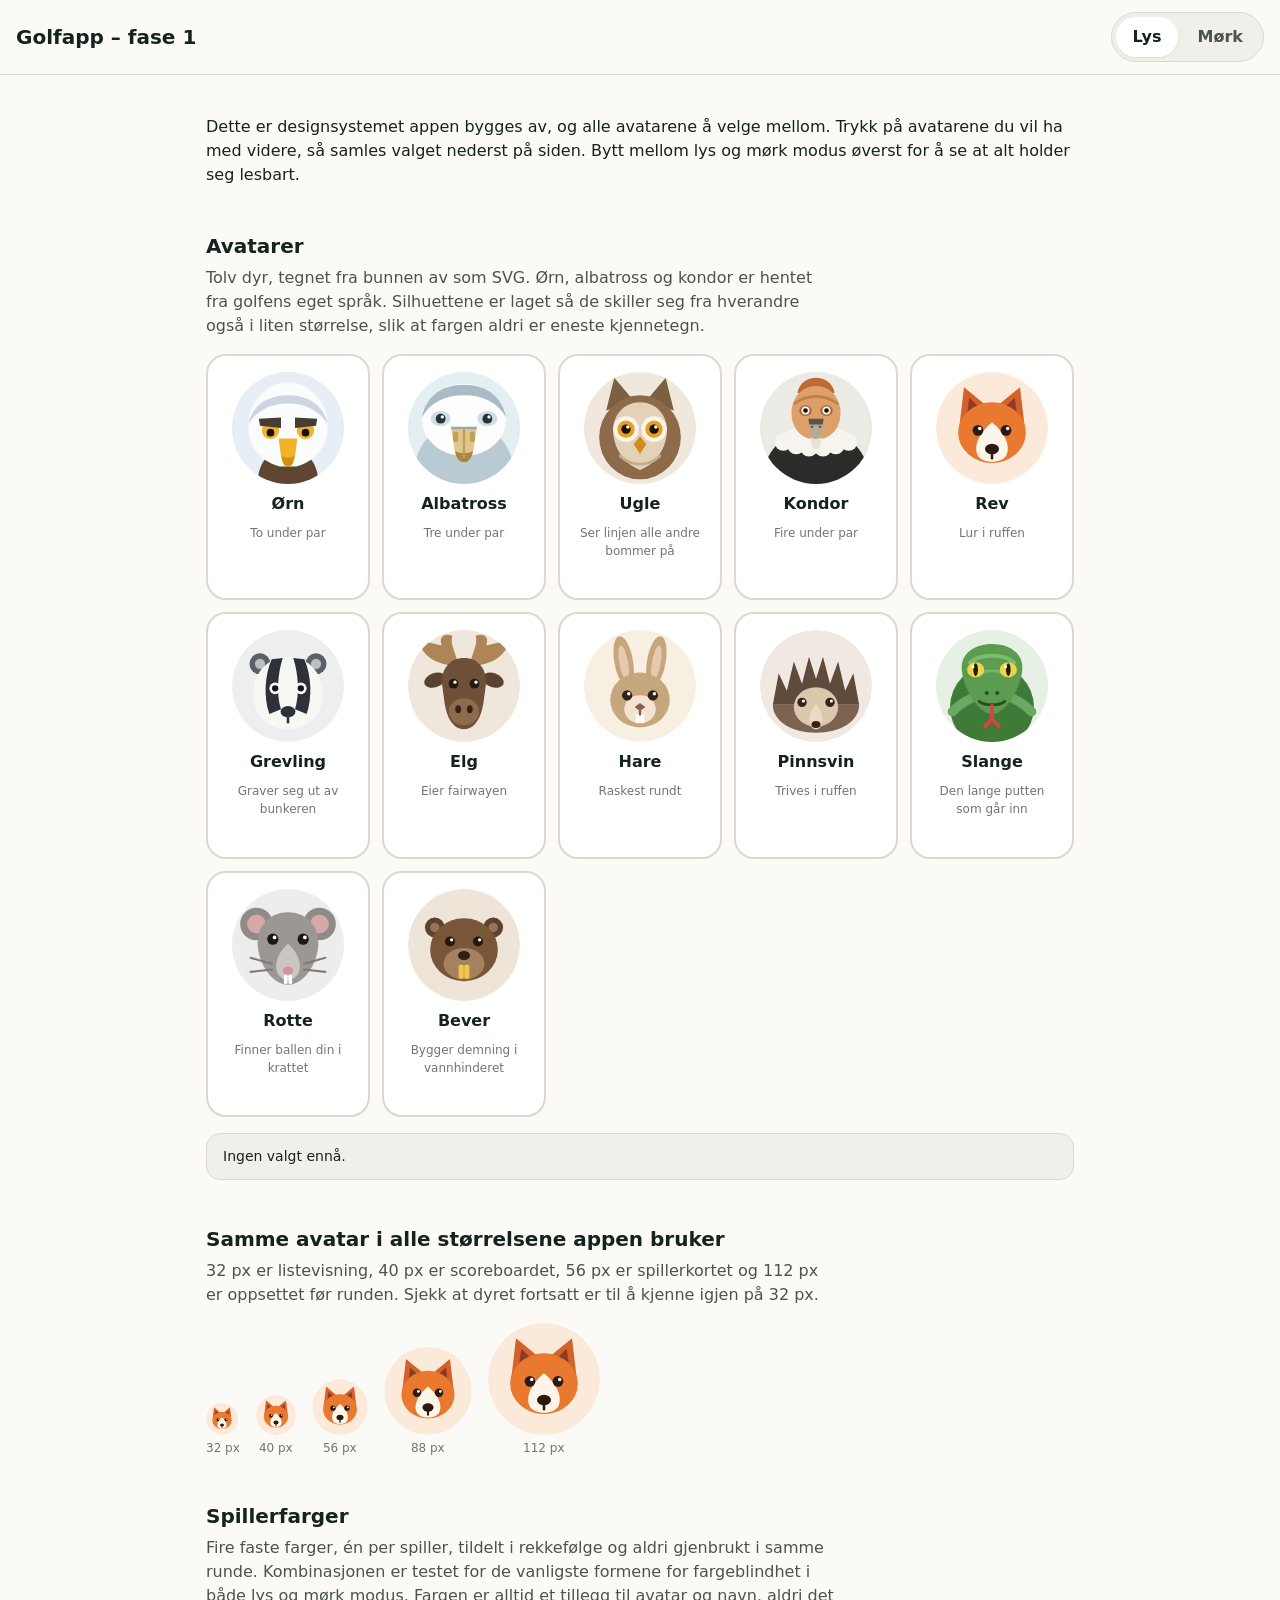
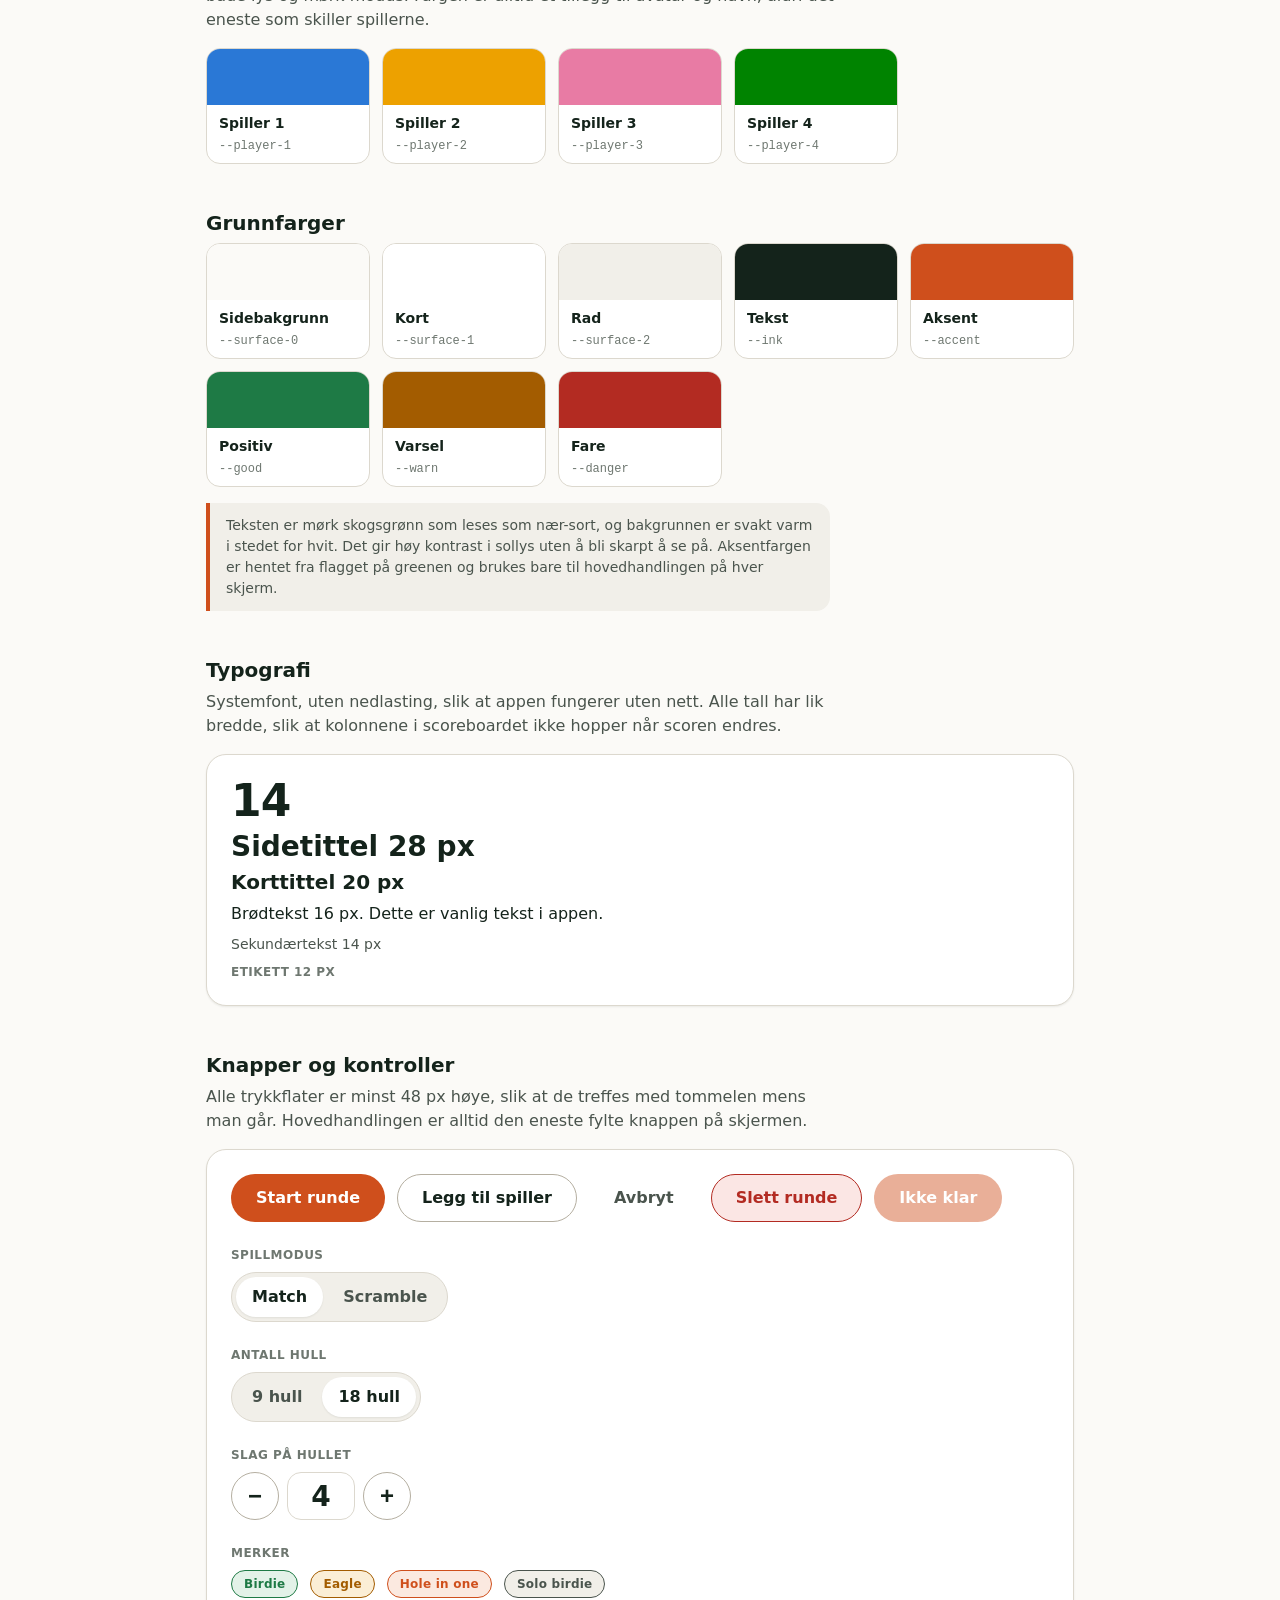
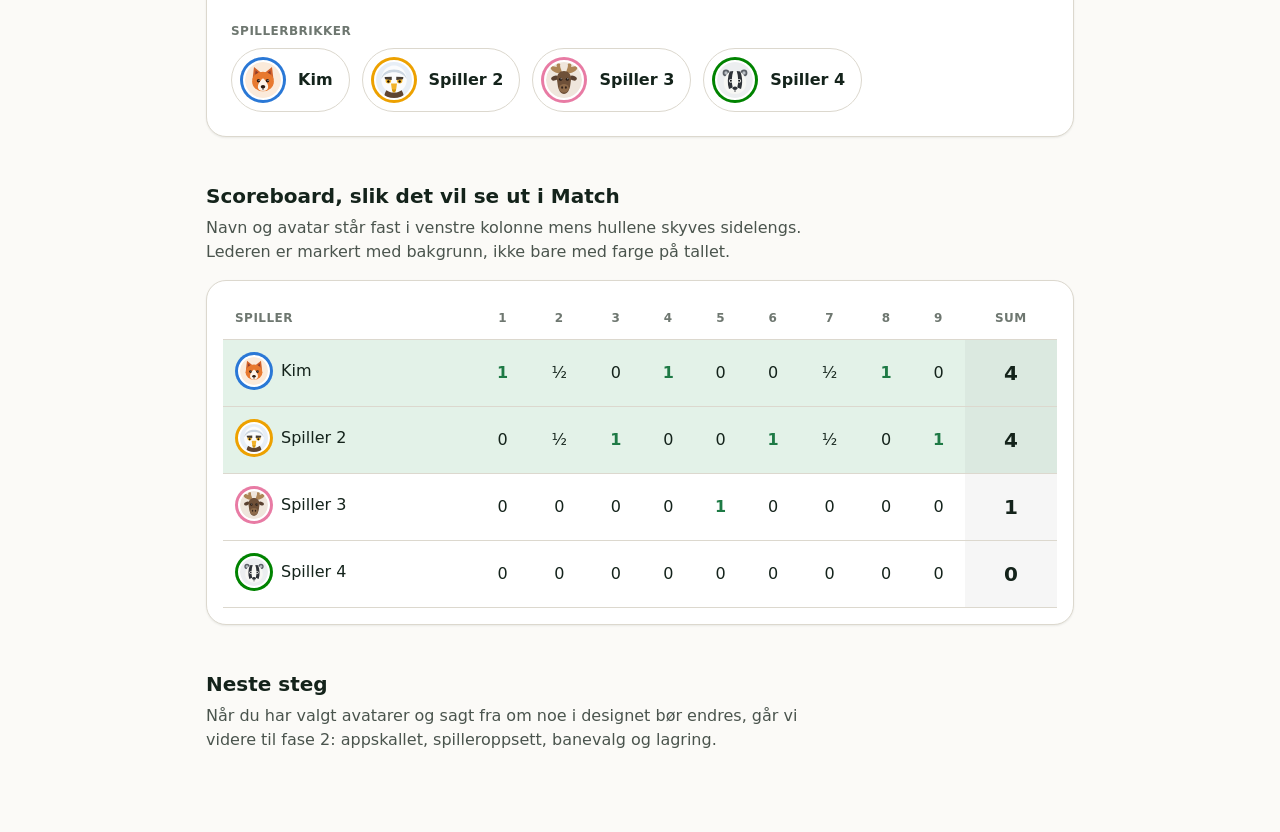
<file: design/fase1-designsystem.html>
<!DOCTYPE html>
<html lang="nb" data-theme="light">
<head>
<meta charset="utf-8">
<meta name="viewport" content="width=device-width, initial-scale=1, viewport-fit=cover">
<title>Golfapp – designsystem og avatarer</title>
<link rel="stylesheet" href="../app/styles/tokens.css">
<style>
  .wrap { max-width: 900px; margin: 0 auto; padding: var(--s5) var(--s4) var(--s8); }
  .topbar {
    position: sticky; top: 0; z-index: 10;
    display: flex; align-items: center; gap: var(--s3); flex-wrap: wrap;
    padding: var(--s3) var(--s4);
    background: color-mix(in srgb, var(--surface-0) 92%, transparent);
    backdrop-filter: blur(8px);
    border-bottom: 1px solid var(--border);
  }
  .topbar h1 { font-size: var(--fs-lg); margin-right: auto; }
  section { margin-top: var(--s7); }
  section > h2 { margin-bottom: var(--s2); }
  section > p.lead { margin: 0 0 var(--s4); color: var(--ink-2); max-width: 62ch; }
  .row { display: flex; flex-wrap: wrap; gap: var(--s3); align-items: center; }
  .grid { display: grid; gap: var(--s3); }
  .swatches { grid-template-columns: repeat(auto-fill, minmax(160px, 1fr)); }
  .swatch {
    border: 1px solid var(--border); border-radius: var(--r-md);
    overflow: hidden; background: var(--surface-1);
  }
  .swatch .chip { height: 56px; }
  .swatch .meta { padding: var(--s2) var(--s3); font-size: var(--fs-sm); }
  .swatch .meta b { display: block; }
  .swatch .meta code { color: var(--ink-3); font-size: var(--fs-xs); }

  .avatars { grid-template-columns: repeat(auto-fill, minmax(150px, 1fr)); }
  .av-card {
    border: 2px solid var(--border); border-radius: var(--r-lg);
    background: var(--surface-1); padding: var(--s4);
    display: flex; flex-direction: column; align-items: center; gap: var(--s2);
    text-align: center; cursor: pointer; font: inherit; color: inherit;
  }
  .av-card[aria-pressed="true"] {
    border-color: var(--accent);
    background: var(--accent-soft);
  }
  .av-card .name { font-weight: 700; }
  .av-card .note { font-size: var(--fs-xs); color: var(--ink-3); }
  .av-card .pick { font-size: var(--fs-xs); font-weight: 700; color: var(--accent); min-height: 1.2em; }

  .sizes { display: flex; align-items: flex-end; gap: var(--s4); flex-wrap: wrap; }
  .sizes figure { margin: 0; text-align: center; }
  .sizes figcaption { font-size: var(--fs-xs); color: var(--ink-3); margin-top: 4px; }

  .type-sample { display: grid; gap: var(--s2); }
  .scroll { overflow-x: auto; -webkit-overflow-scrolling: touch; }
  .picked {
    padding: var(--s3) var(--s4); border-radius: var(--r-md);
    background: var(--surface-2); border: 1px solid var(--border);
    font-size: var(--fs-sm);
  }
  .note-box {
    border-left: 4px solid var(--accent); background: var(--surface-2);
    padding: var(--s3) var(--s4); border-radius: 0 var(--r-md) var(--r-md) 0;
    font-size: var(--fs-sm); color: var(--ink-2); max-width: 70ch;
  }
</style>
</head>
<body>

<div class="topbar">
  <h1>Golfapp – fase 1</h1>
  <div class="segmented" role="group" aria-label="Fargemodus">
    <button type="button" id="mode-light" aria-pressed="true">Lys</button>
    <button type="button" id="mode-dark" aria-pressed="false">Mørk</button>
  </div>
</div>

<div class="wrap">

  <p class="lead" style="margin-top:var(--s4)">
    Dette er designsystemet appen bygges av, og alle avatarene å velge mellom.
    Trykk på avatarene du vil ha med videre, så samles valget nederst på siden.
    Bytt mellom lys og mørk modus øverst for å se at alt holder seg lesbart.
  </p>

  <!-- ================= Avatarer ================= -->
  <section>
    <h2>Avatarer</h2>
    <p class="lead">
      Tolv dyr, tegnet fra bunnen av som SVG. Ørn, albatross og kondor er hentet
      fra golfens eget språk. Silhuettene er laget så de skiller seg fra hverandre
      også i liten størrelse, slik at fargen aldri er eneste kjennetegn.
    </p>
    <div class="grid avatars" id="avatar-grid"></div>
    <p class="picked" id="picked" style="margin-top:var(--s4)">Ingen valgt ennå.</p>
  </section>

  <section>
    <h2>Samme avatar i alle størrelsene appen bruker</h2>
    <p class="lead">
      32 px er listevisning, 40 px er scoreboardet, 56 px er spillerkortet og
      112 px er oppsettet før runden. Sjekk at dyret fortsatt er til å kjenne
      igjen på 32 px.
    </p>
    <div class="sizes" id="size-demo"></div>
  </section>

  <!-- ================= Farger ================= -->
  <section>
    <h2>Spillerfarger</h2>
    <p class="lead">
      Fire faste farger, én per spiller, tildelt i rekkefølge og aldri gjenbrukt
      i samme runde. Kombinasjonen er testet for de vanligste formene for
      fargeblindhet i både lys og mørk modus. Fargen er alltid et tillegg til
      avatar og navn, aldri det eneste som skiller spillerne.
    </p>
    <div class="grid swatches" id="player-swatches"></div>
  </section>

  <section>
    <h2>Grunnfarger</h2>
    <div class="grid swatches" id="base-swatches"></div>
    <p class="note-box" style="margin-top:var(--s4)">
      Teksten er mørk skogsgrønn som leses som nær-sort, og bakgrunnen er svakt
      varm i stedet for hvit. Det gir høy kontrast i sollys uten å bli skarpt å
      se på. Aksentfargen er hentet fra flagget på greenen og brukes bare til
      hovedhandlingen på hver skjerm.
    </p>
  </section>

  <!-- ================= Typografi ================= -->
  <section>
    <h2>Typografi</h2>
    <p class="lead">
      Systemfont, uten nedlasting, slik at appen fungerer uten nett. Alle tall
      har lik bredde, slik at kolonnene i scoreboardet ikke hopper når scoren endres.
    </p>
    <div class="card type-sample">
      <div class="score-display num">14</div>
      <h1>Sidetittel 28 px</h1>
      <h2>Korttittel 20 px</h2>
      <p style="margin:0">Brødtekst 16 px. Dette er vanlig tekst i appen.</p>
      <p style="margin:0;font-size:var(--fs-sm);color:var(--ink-2)">Sekundærtekst 14 px</p>
      <p class="label" style="margin:0">Etikett 12 px</p>
    </div>
  </section>

  <!-- ================= Kontroller ================= -->
  <section>
    <h2>Knapper og kontroller</h2>
    <p class="lead">
      Alle trykkflater er minst 48 px høye, slik at de treffes med tommelen mens
      man går. Hovedhandlingen er alltid den eneste fylte knappen på skjermen.
    </p>

    <div class="card" style="display:grid;gap:var(--s5)">
      <div class="row">
        <button class="btn btn-primary">Start runde</button>
        <button class="btn btn-secondary">Legg til spiller</button>
        <button class="btn btn-ghost">Avbryt</button>
        <button class="btn btn-danger">Slett runde</button>
        <button class="btn btn-primary" disabled>Ikke klar</button>
      </div>

      <div>
        <p class="label" style="margin:0 0 var(--s2)">Spillmodus</p>
        <div class="segmented" role="group" aria-label="Spillmodus">
          <button type="button" aria-pressed="true">Match</button>
          <button type="button" aria-pressed="false">Scramble</button>
        </div>
      </div>

      <div>
        <p class="label" style="margin:0 0 var(--s2)">Antall hull</p>
        <div class="segmented" role="group" aria-label="Antall hull">
          <button type="button" aria-pressed="false">9 hull</button>
          <button type="button" aria-pressed="true">18 hull</button>
        </div>
      </div>

      <div>
        <p class="label" style="margin:0 0 var(--s2)">Slag på hullet</p>
        <div class="stepper">
          <button type="button" aria-label="Ett slag mindre">−</button>
          <input type="number" class="num" value="4" inputmode="numeric" aria-label="Antall slag">
          <button type="button" aria-label="Ett slag mer">+</button>
        </div>
      </div>

      <div>
        <p class="label" style="margin:0 0 var(--s2)">Merker</p>
        <div class="row">
          <span class="badge badge-birdie">Birdie</span>
          <span class="badge badge-eagle">Eagle</span>
          <span class="badge badge-hio">Hole in one</span>
          <span class="badge badge-solo">Solo birdie</span>
        </div>
      </div>

      <div>
        <p class="label" style="margin:0 0 var(--s2)">Spillerbrikker</p>
        <div class="row" id="chip-demo"></div>
      </div>
    </div>
  </section>

  <!-- ================= Scoreboard ================= -->
  <section>
    <h2>Scoreboard, slik det vil se ut i Match</h2>
    <p class="lead">
      Navn og avatar står fast i venstre kolonne mens hullene skyves sidelengs.
      Lederen er markert med bakgrunn, ikke bare med farge på tallet.
    </p>
    <div class="card card-tight scroll">
      <table class="scoreboard" id="scoreboard"></table>
    </div>
  </section>

  <section>
    <h2>Neste steg</h2>
    <p class="lead">
      Når du har valgt avatarer og sagt fra om noe i designet bør endres, går
      vi videre til fase 2: appskallet, spilleroppsett, banevalg og lagring.
    </p>
  </section>

</div>

<script src="../app/assets/avatars.js"></script>
<script>
(function () {
  'use strict';

  var root = document.documentElement;
  var picked = new Set();

  /* ---- lys / mørk ---- */
  function setMode(mode) {
    root.setAttribute('data-theme', mode);
    document.getElementById('mode-light').setAttribute('aria-pressed', String(mode === 'light'));
    document.getElementById('mode-dark').setAttribute('aria-pressed', String(mode === 'dark'));
  }
  document.getElementById('mode-light').addEventListener('click', function () { setMode('light'); });
  document.getElementById('mode-dark').addEventListener('click', function () { setMode('dark'); });

  /* ---- avatarer ---- */
  var grid = document.getElementById('avatar-grid');
  GolfAvatars.list.forEach(function (a) {
    var card = document.createElement('button');
    card.type = 'button';
    card.className = 'av-card';
    card.setAttribute('aria-pressed', 'false');
    card.innerHTML =
      GolfAvatars.render(a.id, 112) +
      '<span class="name">' + a.article + '</span>' +
      '<span class="note">' + a.note + '</span>' +
      '<span class="pick"></span>';
    card.addEventListener('click', function () {
      var on = card.getAttribute('aria-pressed') === 'true';
      card.setAttribute('aria-pressed', String(!on));
      card.querySelector('.pick').textContent = !on ? 'Valgt' : '';
      if (on) { picked.delete(a.article); } else { picked.add(a.article); }
      updatePicked();
    });
    grid.appendChild(card);
  });

  function updatePicked() {
    var el = document.getElementById('picked');
    if (picked.size === 0) { el.textContent = 'Ingen valgt ennå.'; return; }
    el.textContent = 'Valgt (' + picked.size + '): ' + Array.from(picked).join(', ');
  }

  /* ---- størrelser ---- */
  var sizeDemo = document.getElementById('size-demo');
  [32, 40, 56, 88, 112].forEach(function (px) {
    var fig = document.createElement('figure');
    fig.innerHTML = GolfAvatars.render('rev', px) +
      '<figcaption>' + px + ' px</figcaption>';
    sizeDemo.appendChild(fig);
  });

  /* ---- fargeruter ---- */
  function swatches(target, items) {
    var box = document.getElementById(target);
    items.forEach(function (it) {
      var d = document.createElement('div');
      d.className = 'swatch';
      d.innerHTML =
        '<div class="chip" style="background:var(' + it.varName + ')"></div>' +
        '<div class="meta"><b>' + it.label + '</b><code>' + it.varName + '</code></div>';
      box.appendChild(d);
    });
  }

  var demoPlayers = [
    { name: 'Kim',    avatar: 'rev',       varName: '--player-1' },
    { name: 'Spiller 2', avatar: 'orn',    varName: '--player-2' },
    { name: 'Spiller 3', avatar: 'elg',    varName: '--player-3' },
    { name: 'Spiller 4', avatar: 'grevling', varName: '--player-4' }
  ];

  swatches('player-swatches', [
    { label: 'Spiller 1', varName: '--player-1' },
    { label: 'Spiller 2', varName: '--player-2' },
    { label: 'Spiller 3', varName: '--player-3' },
    { label: 'Spiller 4', varName: '--player-4' }
  ]);

  swatches('base-swatches', [
    { label: 'Sidebakgrunn', varName: '--surface-0' },
    { label: 'Kort',         varName: '--surface-1' },
    { label: 'Rad',          varName: '--surface-2' },
    { label: 'Tekst',        varName: '--ink' },
    { label: 'Aksent',       varName: '--accent' },
    { label: 'Positiv',      varName: '--good' },
    { label: 'Varsel',       varName: '--warn' },
    { label: 'Fare',         varName: '--danger' }
  ]);

  /* ---- spillerbrikker ---- */
  var chipBox = document.getElementById('chip-demo');
  demoPlayers.forEach(function (p) {
    var chip = document.createElement('span');
    chip.className = 'player-chip';
    chip.innerHTML =
      '<span class="avatar-ring" style="--player-color:var(' + p.varName + ')">' +
        GolfAvatars.render(p.avatar, 40) +
      '</span>' + p.name;
    chipBox.appendChild(chip);
  });

  /* ---- scoreboard ---- */
  var holes = 9;
  var demoScores = [
    { player: demoPlayers[0], points: [1, 0.5, 0, 1, 0, 0, 0.5, 1, 0] },
    { player: demoPlayers[1], points: [0, 0.5, 1, 0, 0, 1, 0.5, 0, 1] },
    { player: demoPlayers[2], points: [0, 0,   0, 0, 1, 0, 0,   0, 0] },
    { player: demoPlayers[3], points: [0, 0,   0, 0, 0, 0, 0,   0, 0] }
  ];

  var totals = demoScores.map(function (r) {
    return r.points.reduce(function (a, b) { return a + b; }, 0);
  });
  var best = Math.max.apply(null, totals);

  var head = '<thead><tr><th>Spiller</th>';
  for (var h = 1; h <= holes; h++) head += '<th>' + h + '</th>';
  head += '<th>Sum</th></tr></thead>';

  var bodyHtml = '<tbody>';
  demoScores.forEach(function (r, idx) {
    var isLeader = totals[idx] === best;
    bodyHtml += '<tr data-leader="' + isLeader + '">' +
      '<td><span style="display:inline-flex;align-items:center;gap:8px">' +
        '<span class="avatar-ring" style="--player-color:var(' + r.player.varName + ')">' +
          GolfAvatars.render(r.player.avatar, 32) +
        '</span>' + r.player.name +
      '</span></td>';
    r.points.forEach(function (p) {
      var cls = p === 1 ? ' class="num hole-won"' : ' class="num"';
      var txt = p === 0.5 ? '½' : String(p);
      bodyHtml += '<td' + cls + '>' + txt + '</td>';
    });
    var t = totals[idx];
    bodyHtml += '<td class="total num">' + (t % 1 ? String(Math.floor(t)) + '½' : String(t)) + '</td></tr>';
  });
  bodyHtml += '</tbody>';

  document.getElementById('scoreboard').innerHTML = head + bodyHtml;
})();
</script>
</body>
</html>
</file>
<file: app/styles/tokens.css>
/* ==========================================================================
   Golfapp - designsystem (fase 1)
   Alle farger, størrelser og komponenter appen bygges av.
   Ingen eksterne ressurser: systemfonter og ren CSS, slik at appen
   fungerer helt uten nett.
   ========================================================================== */

/* --------------------------------------------------------------------------
   1. Tokens
   -------------------------------------------------------------------------- */

:root {
  color-scheme: light;

  /* Flater og linjer */
  --surface-0: #fbfaf7;   /* sidebakgrunn */
  --surface-1: #ffffff;   /* kort */
  --surface-2: #f1efe9;   /* rader, felt som ligger lavere */
  --surface-3: #e5e2d9;   /* aktiv rad */
  --border:        #dcd8ce;
  --border-strong: #b5afa1;

  /* Tekst */
  --ink:   #14231b;       /* mørk skogsgrønn, leses som nær-sort */
  --ink-2: #4a544d;
  --ink-3: #6e7770;
  --ink-on-accent: #ffffff;

  /* Aksent: flaggfargen. Brukes til primærhandlinger. */
  --accent:       #cf4f1c;
  --accent-hover: #b8461a;
  --accent-soft:  #fbe9e0;

  /* Status */
  --good:   #1e7a45;
  --good-soft: #e3f2e8;
  --warn:   #a35c00;
  --warn-soft: #fbeed6;
  --danger: #b32b22;
  --danger-soft: #fbe6e4;

  /* Spillerfarger. Fast rekkefølge, aldri resirkulert.
     Validert for fargeblindhet i begge moduser, alle par. */
  --player-1: #2a78d6;  /* blå */
  --player-2: #eda100;  /* gul */
  --player-3: #e87ba4;  /* magenta */
  --player-4: #008300;  /* grønn */

  /* Typografi. Systemfonter, ingen nedlasting. */
  --font-sans: ui-sans-serif, system-ui, -apple-system, "Segoe UI", Roboto,
               "Helvetica Neue", Arial, sans-serif;

  --fs-display: 2.75rem;  /* 44px - totalscore */
  --fs-xl:      1.75rem;  /* 28px - sidetittel */
  --fs-lg:      1.25rem;  /* 20px - korttittel */
  --fs-md:      1rem;     /* 16px - brødtekst */
  --fs-sm:      0.875rem; /* 14px */
  --fs-xs:      0.75rem;  /* 12px - etiketter */

  --lh-tight: 1.15;
  --lh-normal: 1.5;

  /* Avstand, 4 px-skala */
  --s1: 4px;  --s2: 8px;  --s3: 12px; --s4: 16px;
  --s5: 24px; --s6: 32px; --s7: 48px; --s8: 64px;

  /* Hjørner */
  --r-sm: 8px; --r-md: 14px; --r-lg: 20px; --r-full: 999px;

  /* Skygger */
  --shadow-1: 0 1px 2px rgba(20, 35, 27, 0.08);
  --shadow-2: 0 2px 10px rgba(20, 35, 27, 0.10);
  --shadow-3: 0 8px 28px rgba(20, 35, 27, 0.16);

  /* Berøringsflater. Aldri mindre enn dette på knapper. */
  --tap-min: 48px;

  --focus-ring: 0 0 0 3px var(--surface-0), 0 0 0 5.5px var(--accent);
}

@media (prefers-color-scheme: dark) {
  :root:not([data-theme="light"]) {
    color-scheme: dark;

    --surface-0: #12140f;
    --surface-1: #1c1e19;
    --surface-2: #262924;
    --surface-3: #33362f;
    --border:        #3a3e37;
    --border-strong: #5c6157;

    --ink:   #f4f2ea;
    --ink-2: #c3c2b7;
    --ink-3: #94958c;

    --accent:       #e8663a;
    --accent-hover: #f07a51;
    --accent-soft:  #3a2118;

    --good: #4cb377;  --good-soft:   #16301f;
    --warn: #d59128;  --warn-soft:   #33260f;
    --danger: #e26d63; --danger-soft: #351815;

    --player-1: #3987e5;
    --player-2: #c98500;
    --player-3: #d55181;
    --player-4: #008300;

    --shadow-1: 0 1px 2px rgba(0, 0, 0, 0.5);
    --shadow-2: 0 2px 10px rgba(0, 0, 0, 0.55);
    --shadow-3: 0 8px 28px rgba(0, 0, 0, 0.6);
  }
}

:root[data-theme="dark"] {
  color-scheme: dark;

  --surface-0: #12140f;
  --surface-1: #1c1e19;
  --surface-2: #262924;
  --surface-3: #33362f;
  --border:        #3a3e37;
  --border-strong: #5c6157;

  --ink:   #f4f2ea;
  --ink-2: #c3c2b7;
  --ink-3: #94958c;

  --accent:       #e8663a;
  --accent-hover: #f07a51;
  --accent-soft:  #3a2118;

  --good: #4cb377;  --good-soft:   #16301f;
  --warn: #d59128;  --warn-soft:   #33260f;
  --danger: #e26d63; --danger-soft: #351815;

  --player-1: #3987e5;
  --player-2: #c98500;
  --player-3: #d55181;
  --player-4: #008300;

  --shadow-1: 0 1px 2px rgba(0, 0, 0, 0.5);
  --shadow-2: 0 2px 10px rgba(0, 0, 0, 0.55);
  --shadow-3: 0 8px 28px rgba(0, 0, 0, 0.6);
}

/* --------------------------------------------------------------------------
   2. Grunnstiler
   -------------------------------------------------------------------------- */

*, *::before, *::after { box-sizing: border-box; }

html {
  -webkit-text-size-adjust: 100%;
}

body {
  margin: 0;
  background: var(--surface-0);
  color: var(--ink);
  font-family: var(--font-sans);
  font-size: var(--fs-md);
  line-height: var(--lh-normal);
  /* Hindrer at dobbelttrykk zoomer under registrering. */
  touch-action: manipulation;
  -webkit-tap-highlight-color: transparent;
}

h1, h2, h3 { line-height: var(--lh-tight); margin: 0; font-weight: 650; }
h1 { font-size: var(--fs-xl); }
h2 { font-size: var(--fs-lg); }
h3 { font-size: var(--fs-md); }

/* Alle tall i appen skal ha lik bredde, slik at kolonner ikke hopper. */
.num, .score, input[type="number"], table {
  font-variant-numeric: tabular-nums;
  font-feature-settings: "tnum" 1;
}

:where(button, a, input, select, textarea):focus-visible {
  outline: none;
  box-shadow: var(--focus-ring);
}

.label {
  font-size: var(--fs-xs);
  font-weight: 650;
  letter-spacing: 0.04em;
  text-transform: uppercase;
  color: var(--ink-3);
}

.muted { color: var(--ink-2); }

.visually-hidden {
  position: absolute; width: 1px; height: 1px;
  margin: -1px; padding: 0; overflow: hidden;
  clip-path: inset(50%); white-space: nowrap;
}

/* --------------------------------------------------------------------------
   3. Kort
   -------------------------------------------------------------------------- */

.card {
  background: var(--surface-1);
  border: 1px solid var(--border);
  border-radius: var(--r-lg);
  padding: var(--s5);
  box-shadow: var(--shadow-1);
}

.card-tight { padding: var(--s4); }

/* --------------------------------------------------------------------------
   4. Knapper
   -------------------------------------------------------------------------- */

.btn {
  display: inline-flex;
  align-items: center;
  justify-content: center;
  gap: var(--s2);
  min-height: var(--tap-min);
  padding: 0 var(--s5);
  border: 1px solid transparent;
  border-radius: var(--r-full);
  font: inherit;
  font-weight: 650;
  cursor: pointer;
  transition: background-color 120ms ease, border-color 120ms ease,
              transform 80ms ease;
}

.btn:active { transform: scale(0.97); }

.btn-primary {
  background: var(--accent);
  color: var(--ink-on-accent);
}
.btn-primary:hover { background: var(--accent-hover); }

.btn-secondary {
  background: var(--surface-1);
  color: var(--ink);
  border-color: var(--border-strong);
}
.btn-secondary:hover { background: var(--surface-2); }

.btn-ghost {
  background: transparent;
  color: var(--ink-2);
}
.btn-ghost:hover { background: var(--surface-2); color: var(--ink); }

.btn-danger {
  background: var(--danger-soft);
  color: var(--danger);
  border-color: var(--danger);
}

.btn-block { width: 100%; }

.btn-lg { min-height: 56px; font-size: var(--fs-lg); padding: 0 var(--s6); }

.btn:disabled { opacity: 0.45; cursor: not-allowed; transform: none; }

/* --------------------------------------------------------------------------
   5. Segmentkontroll - brukes til Match / Scramble og 9 / 18 hull
   -------------------------------------------------------------------------- */

.segmented {
  display: inline-flex;
  padding: 4px;
  gap: 4px;
  background: var(--surface-2);
  border-radius: var(--r-full);
  border: 1px solid var(--border);
  /* Bryteren skal være så bred som knappene i den, ikke fylle raden.
     Uten dette strekkes den ut når den står i et rutenett. */
  width: fit-content;
  max-width: 100%;
  justify-self: start;
  align-self: start;
}

.segmented button {
  min-height: 40px;
  padding: 0 var(--s4);
  border: none;
  border-radius: var(--r-full);
  background: transparent;
  color: var(--ink-2);
  font: inherit;
  font-weight: 650;
  cursor: pointer;
}

.segmented button[aria-pressed="true"] {
  background: var(--surface-1);
  color: var(--ink);
  box-shadow: var(--shadow-1);
}

/* --------------------------------------------------------------------------
   6. Slagteller - pluss og minus rundt et tall du også kan skrive i
   -------------------------------------------------------------------------- */

.stepper {
  display: inline-flex;
  align-items: center;
  gap: var(--s2);
}

.stepper button {
  width: var(--tap-min);
  height: var(--tap-min);
  border-radius: var(--r-full);
  border: 1px solid var(--border-strong);
  background: var(--surface-1);
  color: var(--ink);
  font-size: 1.5rem;
  font-weight: 650;
  line-height: 1;
  cursor: pointer;
}
.stepper button:hover { background: var(--surface-2); }

.stepper input {
  width: 68px;
  height: var(--tap-min);
  text-align: center;
  font: inherit;
  font-size: var(--fs-xl);
  font-weight: 700;
  color: var(--ink);
  background: var(--surface-1);
  border: 1px solid var(--border);
  border-radius: var(--r-md);
  -moz-appearance: textfield;
}
.stepper input::-webkit-outer-spin-button,
.stepper input::-webkit-inner-spin-button { -webkit-appearance: none; margin: 0; }

/* --------------------------------------------------------------------------
   7. Avatar og spillerbrikke
   -------------------------------------------------------------------------- */

.avatar {
  display: block;
  border-radius: var(--r-full);
  background: var(--surface-1);
  overflow: hidden;
  flex: none;
}

.avatar svg { display: block; width: 100%; height: 100%; }

/* Ringen bruker spillerfargen. Fargen er aldri eneste kjennetegn:
   dyret og navnet står alltid ved siden av. */
.avatar-ring {
  padding: 3px;
  border-radius: var(--r-full);
  background: var(--player-color, var(--border-strong));
  display: inline-flex;
}
.avatar-ring > .avatar { border: 2px solid var(--surface-1); }

.avatar-xs { width: 32px; height: 32px; }
.avatar-sm { width: 40px; height: 40px; }
.avatar-md { width: 56px; height: 56px; }
.avatar-lg { width: 88px; height: 88px; }
.avatar-xl { width: 112px; height: 112px; }

.player-chip {
  display: inline-flex;
  align-items: center;
  gap: var(--s3);
  padding: var(--s2) var(--s4) var(--s2) var(--s2);
  background: var(--surface-1);
  border: 1px solid var(--border);
  border-radius: var(--r-full);
  font-weight: 650;
}

/* --------------------------------------------------------------------------
   8. Scoreboard
   -------------------------------------------------------------------------- */

.scoreboard {
  width: 100%;
  border-collapse: separate;
  border-spacing: 0;
}

.scoreboard th, .scoreboard td {
  padding: var(--s3) var(--s2);
  text-align: center;
  border-bottom: 1px solid var(--border);
}

.scoreboard thead th {
  font-size: var(--fs-xs);
  font-weight: 650;
  color: var(--ink-3);
  letter-spacing: 0.04em;
  text-transform: uppercase;
}

/* Radens egen bakgrunn settes på raden, slik at den faste venstrekolonnen
   arver den i stedet for å bryte markeringen av lederen. */
.scoreboard tbody tr { background: var(--surface-1); }
.scoreboard tbody tr[data-leader="true"] { background: var(--good-soft); }

.scoreboard th:first-child,
.scoreboard td:first-child {
  text-align: left;
  padding-left: var(--s3);
  position: sticky;
  left: 0;
  background: inherit;
  /* Navn skal ikke brekke over flere linjer og gjøre radene høye. */
  white-space: nowrap;
}
.scoreboard thead th:first-child { background: var(--surface-1); }

.scoreboard td.total {
  font-weight: 750;
  font-size: var(--fs-lg);
  box-shadow: inset 0 0 0 999px rgba(0, 0, 0, 0.035);
}

.hole-won { font-weight: 750; color: var(--good); }

/* --------------------------------------------------------------------------
   9. Merker for birdie, eagle og hole in one
   -------------------------------------------------------------------------- */

.badge {
  display: inline-flex;
  align-items: center;
  gap: 6px;
  padding: 4px var(--s3);
  border-radius: var(--r-full);
  font-size: var(--fs-xs);
  font-weight: 700;
  letter-spacing: 0.02em;
  border: 1px solid currentColor;
}

.badge-birdie { color: var(--good);   background: var(--good-soft); }
.badge-eagle  { color: var(--warn);   background: var(--warn-soft); }
.badge-hio    { color: var(--accent); background: var(--accent-soft); }
.badge-solo   { color: var(--ink-2);  background: var(--surface-2); }

/* --------------------------------------------------------------------------
   10. Stor score
   -------------------------------------------------------------------------- */

.score-display {
  font-size: var(--fs-display);
  font-weight: 750;
  line-height: 1;
  letter-spacing: -0.02em;
}

/* --------------------------------------------------------------------------
   11. Bevegelse
   -------------------------------------------------------------------------- */

@media (prefers-reduced-motion: reduce) {
  *, *::before, *::after {
    animation-duration: 0.01ms !important;
    transition-duration: 0.01ms !important;
  }
}
</file>
<file: app/styles/app.css>
/* ==========================================================================
   Golfapp - layout og skjermspesifikke komponenter
   Bygger på tokens.css. Mobil først.
   ========================================================================== */

/* Skjulte elementer skal alltid være borte, også når en annen regel
   gir dem display: flex eller grid. */
[hidden] { display: none !important; }

html, body { height: 100%; }

/* Ingenting skal kunne gjøre siden bredere enn skjermen. Brede tabeller
   ruller inne i sin egen boks (.scroll), ikke hele siden. «clip» lager ikke
   en rulleboks, så klistrede elementer virker som før. */
html, body { overflow-x: clip; }

body {
  display: flex;
  flex-direction: column;
  min-height: 100dvh;
}

/* --------------------------------------------------------------------------
   Topplinje
   -------------------------------------------------------------------------- */

.topbar {
  position: sticky;
  top: 0;
  z-index: 20;
  display: flex;
  align-items: center;
  gap: var(--s2);
  /* Fast høyde, slik at stillingen som klistrer seg under den alltid
     treffer kanten nøyaktig. */
  height: calc(56px + env(safe-area-inset-top));
  padding: 0 var(--s3) 0 var(--s2);
  padding-top: env(safe-area-inset-top);
  background: var(--surface-1);
  border-bottom: 1px solid var(--border);
}

.topbar h1 {
  font-size: var(--fs-lg);
  margin: 0;
}

.iconbtn {
  display: inline-flex;
  align-items: center;
  justify-content: center;
  width: var(--tap-min);
  height: var(--tap-min);
  border: none;
  border-radius: var(--r-full);
  background: transparent;
  color: var(--ink);
  font-size: 1.5rem;
  line-height: 1;
  cursor: pointer;
}
.iconbtn:hover { background: var(--surface-2); }

/* --------------------------------------------------------------------------
   Innhold
   -------------------------------------------------------------------------- */

main {
  flex: 1;
  width: 100%;
  min-width: 0;
  max-width: 640px;
  margin: 0 auto;
  /* Plass nederst til bunnmenyen, som ligger fast over innholdet. */
  padding: var(--s4) var(--s4) calc(80px + env(safe-area-inset-bottom));
}

/* minmax(0, 1fr) gjør at innholdet i en stabel aldri kan tvinge kolonnen
   bredere enn skjermen. Uten dette strekker en bred tabell hele siden ut,
   og telefonen zoomer ut for å få plass. */
.stack {
  display: grid;
  grid-template-columns: minmax(0, 1fr);
  gap: var(--s4);
  align-content: start;
}
.row { display: flex; align-items: center; }
.row.gap { gap: var(--s2); flex-wrap: wrap; }
.center { text-align: center; }

.card-accent { border-color: var(--accent); }

.notice {
  display: grid;
  gap: var(--s3);
  justify-items: start;
  padding: var(--s4);
  border-left: 4px solid var(--accent);
  border-radius: 0 var(--r-md) var(--r-md) 0;
  background: var(--accent-soft);
  color: var(--ink);
}
.notice p { margin: 0; }

.warn-text { color: var(--danger); font-weight: 650; }

.empty {
  display: grid;
  gap: var(--s2);
  justify-items: center;
  text-align: center;
  padding: var(--s6) var(--s4);
  border: 1px dashed var(--border-strong);
  border-radius: var(--r-lg);
  color: var(--ink-2);
}
.empty p { margin: 0; }
.empty-title { font-weight: 700; color: var(--ink); }

/* --------------------------------------------------------------------------
   Bunnmeny
   -------------------------------------------------------------------------- */

/* Bunnmenyen skal alltid ligge nederst på skjermen, uansett hvor kort
   innholdet er. Derfor fast plassering, ikke sticky. */
.tabbar {
  position: fixed;
  left: 0;
  right: 0;
  bottom: 0;
  z-index: 20;
  display: grid;
  grid-template-columns: repeat(3, 1fr);
  background: var(--surface-1);
  border-top: 1px solid var(--border);
  padding-bottom: env(safe-area-inset-bottom);
}

.tabbar button {
  display: grid;
  gap: 2px;
  justify-items: center;
  min-height: 56px;
  padding: var(--s2) 0;
  border: none;
  background: transparent;
  color: var(--ink-3);
  font: inherit;
  font-size: var(--fs-xs);
  font-weight: 650;
  cursor: pointer;
}
.tabbar button[aria-current="true"] { color: var(--accent); }
.tabbar .tab-icon { font-size: 1.15rem; line-height: 1; }

/* --------------------------------------------------------------------------
   Felt
   -------------------------------------------------------------------------- */

.field {
  width: 100%;
  min-height: var(--tap-min);
  padding: 0 var(--s3);
  font: inherit;
  color: var(--ink);
  background: var(--surface-1);
  border: 1px solid var(--border-strong);
  border-radius: var(--r-md);
}
.field::placeholder { color: var(--ink-3); }

/* --------------------------------------------------------------------------
   Lister
   -------------------------------------------------------------------------- */

.list { display: grid; gap: var(--s2); }

.list-row {
  display: flex;
  align-items: center;
  gap: var(--s3);
  width: 100%;
  min-height: var(--tap-min);
  padding: var(--s2) var(--s3);
  text-align: left;
  font: inherit;
  color: var(--ink);
  background: var(--surface-1);
  border: 1px solid var(--border);
  border-radius: var(--r-md);
  cursor: pointer;
}
div.list-row { cursor: default; }
button.list-row:hover { background: var(--surface-2); }

.list-row-main { flex: 1; display: grid; }
.list-row-title { font-weight: 650; }
.list-row-sub { font-size: var(--fs-sm); }
.list-row-chevron { color: var(--ink-3); font-size: 1.4rem; line-height: 1; }

.btn-sm { min-height: 36px; padding: 0 var(--s3); font-size: var(--fs-sm); }

/* --------------------------------------------------------------------------
   Fliser på hjemskjermen
   -------------------------------------------------------------------------- */

.tiles { display: grid; grid-template-columns: 1fr 1fr; gap: var(--s3); }

.tile {
  display: grid;
  gap: 2px;
  justify-items: start;
  min-height: 72px;
  padding: var(--s4);
  text-align: left;
  font: inherit;
  color: var(--ink);
  background: var(--surface-1);
  border: 1px solid var(--border);
  border-radius: var(--r-lg);
  cursor: pointer;
}
.tile:hover { background: var(--surface-2); }
.tile-title { font-weight: 700; }
.tile-sub { font-size: var(--fs-sm); color: var(--ink-2); }

/* --------------------------------------------------------------------------
   Rundekort
   -------------------------------------------------------------------------- */

.round-card {
  display: grid;
  gap: 2px;
  width: 100%;
  padding: var(--s4);
  text-align: left;
  font: inherit;
  color: var(--ink);
  background: var(--surface-1);
  border: 1px solid var(--border);
  border-radius: var(--r-lg);
  cursor: pointer;
}
.round-card:hover { background: var(--surface-2); }
.round-card-top { display: flex; align-items: center; gap: var(--s2); }
.round-card-date { font-size: var(--fs-sm); color: var(--ink-2); }
.round-card-course { font-size: var(--fs-lg); font-weight: 700; }
.round-card-players { font-size: var(--fs-sm); }

.badge-avbrutt { color: var(--ink-2); background: var(--surface-2); }

/* --------------------------------------------------------------------------
   Avatarvelger
   -------------------------------------------------------------------------- */

.avatar-picker {
  display: grid;
  grid-template-columns: repeat(auto-fill, minmax(84px, 1fr));
  gap: var(--s2);
}

.avatar-option {
  display: grid;
  gap: 4px;
  justify-items: center;
  padding: var(--s2) 4px;
  background: var(--surface-1);
  border: 2px solid var(--border);
  border-radius: var(--r-md);
  font: inherit;
  font-size: var(--fs-xs);
  color: var(--ink-2);
  cursor: pointer;
}
.avatar-option[aria-pressed="true"] {
  border-color: var(--accent);
  background: var(--accent-soft);
  color: var(--ink);
  font-weight: 700;
}
.avatar-option-name { line-height: 1.2; }

/* --------------------------------------------------------------------------
   Spillervelger i rundeoppsettet
   -------------------------------------------------------------------------- */

.pick-grid {
  display: grid;
  grid-template-columns: repeat(auto-fill, minmax(96px, 1fr));
  gap: var(--s2);
}

.pick-card {
  display: grid;
  gap: var(--s2);
  justify-items: center;
  padding: var(--s3) var(--s2);
  background: var(--surface-1);
  border: 2px solid var(--border);
  border-radius: var(--r-lg);
  font: inherit;
  color: var(--ink-2);
  cursor: pointer;
}
.pick-card[aria-pressed="true"] {
  border-color: var(--player-color, var(--accent));
  background: var(--surface-2);
  color: var(--ink);
}
.pick-avatar {
  display: inline-flex;
  padding: 3px;
  border-radius: var(--r-full);
  background: var(--player-color, transparent);
}
.pick-name { font-weight: 650; font-size: var(--fs-sm); }

/* --------------------------------------------------------------------------
   Banebrikker
   -------------------------------------------------------------------------- */

.chip-row { display: flex; flex-wrap: wrap; gap: var(--s2); }

.chip {
  min-height: 40px;
  padding: 0 var(--s4);
  background: var(--surface-1);
  border: 1px solid var(--border-strong);
  border-radius: var(--r-full);
  font: inherit;
  font-weight: 650;
  color: var(--ink-2);
  cursor: pointer;
}
.chip[aria-pressed="true"] {
  background: var(--accent);
  border-color: var(--accent);
  color: var(--ink-on-accent);
}

/* --------------------------------------------------------------------------
   Par per hull
   -------------------------------------------------------------------------- */

.par-grid {
  display: grid;
  grid-template-columns: repeat(auto-fill, minmax(56px, 1fr));
  gap: var(--s2);
}

.par-cell { display: grid; gap: 2px; justify-items: center; }
.par-num { font-size: var(--fs-xs); color: var(--ink-3); font-weight: 650; }

.par-input {
  width: 100%;
  height: 44px;
  text-align: center;
  font: inherit;
  font-size: var(--fs-md);
  font-weight: 700;
  color: var(--ink);
  background: var(--surface-1);
  border: 1px solid var(--border);
  border-radius: var(--r-sm);
  -moz-appearance: textfield;
}
.par-input::-webkit-outer-spin-button,
.par-input::-webkit-inner-spin-button { -webkit-appearance: none; margin: 0; }

/* --------------------------------------------------------------------------
   Match: stilling, registrering og scoreboard
   -------------------------------------------------------------------------- */

/* Stillingen ligger klistret under topplinjen, slik at den alltid er synlig. */
.standing {
  position: sticky;
  top: calc(56px + env(safe-area-inset-top));
  z-index: 10;
  display: flex;
  gap: var(--s2);
  overflow-x: auto;
  margin: calc(var(--s4) * -1) calc(var(--s4) * -1) 0;
  padding: var(--s2) var(--s4);
  background: var(--surface-0);
  border-bottom: 1px solid var(--border);
  -webkit-overflow-scrolling: touch;
}

.standing-item {
  display: flex;
  align-items: center;
  gap: 6px;
  flex: none;
  padding: 4px var(--s3) 4px 4px;
  background: var(--surface-1);
  border: 1px solid var(--border);
  border-radius: var(--r-full);
}
.standing-item.is-leader { border-color: var(--good); background: var(--good-soft); }
.standing-name { font-size: var(--fs-sm); font-weight: 650; }
.standing-points { font-weight: 750; }

.hole-head {
  display: flex;
  align-items: baseline;
  gap: var(--s2);
  flex-wrap: wrap;
}
.hole-title { font-size: var(--fs-xl); font-weight: 750; }
.hole-of { font-size: var(--fs-sm); }

.stroke-row {
  display: flex;
  align-items: center;
  flex-wrap: wrap;
  gap: var(--s2) var(--s3);
  padding: var(--s2) 0;
  border-top: 1px solid var(--border);
}
.stroke-row:first-of-type { border-top: none; }
/* Navnet tar plassen som er igjen og brekker heller enn å dytte
   slagtelleren ut av skjermen. */
.stroke-name {
  flex: 1 1 5rem;
  min-width: 0;
  font-weight: 650;
  line-height: 1.25;
  overflow-wrap: break-word;
  hyphens: auto;
}
.stroke-row .stepper { margin-left: auto; }

.stroke-input {
  width: 64px;
  height: var(--tap-min);
  text-align: center;
  font: inherit;
  font-size: var(--fs-xl);
  font-weight: 750;
  color: var(--ink);
  background: var(--surface-1);
  border: 1px solid var(--border);
  border-radius: var(--r-md);
  -moz-appearance: textfield;
}
.stroke-input::-webkit-outer-spin-button,
.stroke-input::-webkit-inner-spin-button { -webkit-appearance: none; margin: 0; }

.hole-result {
  margin: 0;
  padding: var(--s3) var(--s4);
  border-radius: var(--r-md);
  background: var(--surface-2);
  color: var(--ink-2);
  font-size: var(--fs-sm);
  text-align: center;
}
.hole-result.is-done {
  background: var(--good-soft);
  color: var(--good);
  font-weight: 700;
}

.hole-nav { display: grid; grid-template-columns: 1fr 1fr; gap: var(--s3); }

.hole-link {
  min-width: 28px;
  padding: 2px 4px;
  border: none;
  border-radius: var(--r-sm);
  background: transparent;
  color: inherit;
  font: inherit;
  font-size: var(--fs-xs);
  font-weight: 650;
  cursor: pointer;
}
.hole-link.is-now { background: var(--accent); color: var(--ink-on-accent); }

.sb-player { display: inline-flex; align-items: center; gap: var(--s2); }
.scoreboard td .sb-strokes { display: block; font-weight: 650; }
.scoreboard td .sb-points {
  display: block;
  font-size: var(--fs-xs);
  color: var(--ink-3);
  min-height: 1em;
}
.scoreboard td .sb-points.is-win { color: var(--good); font-weight: 750; }

/* --------------------------------------------------------------------------
   Scramble
   -------------------------------------------------------------------------- */

.stack-tight { display: grid; grid-template-columns: minmax(0, 1fr); gap: var(--s2); }

/* Brede tabeller ruller sidelengs inne i kortet sitt. */
.scroll {
  overflow-x: auto;
  -webkit-overflow-scrolling: touch;
  overscroll-behavior-x: contain;
}

/* Kort uten indre luft, for tabeller som skal gå helt ut i kanten. */
.card-flush { padding: 0; overflow: hidden; }
.card-flush.scroll { overflow-x: auto; }

/* --------------------------------------------------------------------------
   Scorekort: hullene nedover, spillerne bortover. Aldri mer enn fire
   scorekolonner, så det får plass i bredden på alle telefoner.
   -------------------------------------------------------------------------- */

.scorecard { table-layout: fixed; min-width: 100%; }
.scorecard th, .scorecard td { padding: 6px 2px; }
.scorecard .sc-hull { width: 3.25rem; padding-left: var(--s3); text-align: left; }
.scorecard .sc-par { width: 2.5rem; color: var(--ink-3); font-size: var(--fs-sm); font-weight: 650; }
.scorecard thead th {
  text-transform: none;
  letter-spacing: 0;
  vertical-align: bottom;
  padding-top: var(--s3);
  background: var(--surface-1);
}
.scorecard thead th.is-leader { background: var(--good-soft); }
.sc-head { display: grid; justify-items: center; gap: 4px; min-width: 0; }
.sc-name {
  display: block;
  max-width: 100%;
  overflow: hidden;
  text-overflow: ellipsis;
  white-space: nowrap;
  font-size: var(--fs-xs);
  font-weight: 700;
  color: var(--ink);
}
.scorecard tbody th { font-weight: 700; color: var(--ink-2); }
.scoreboard.scorecard tbody tr.is-now { background: var(--accent-soft); }
.scorecard tfoot th, .scorecard tfoot td {
  border-top: 2px solid var(--border-strong);
  border-bottom: none;
  background: var(--surface-2);
}
.scorecard tfoot th { font-size: var(--fs-sm); font-weight: 700; color: var(--ink-2); }
.scorecard tfoot td.total { font-size: var(--fs-md); box-shadow: none; }
.scorecard tfoot td.is-leader { color: var(--good); }
.scorecard .hole-link {
  min-width: 40px;
  min-height: 40px;
  font-size: var(--fs-sm);
  font-weight: 700;
  color: var(--ink-2);
}
.scorecard .hole-link.is-now { color: var(--ink-on-accent); }
.small { font-size: var(--fs-sm); }

.team-head {
  display: flex;
  align-items: center;
  gap: var(--s2);
  padding-bottom: var(--s2);
  border-bottom: 1px solid var(--border);
}
.team-name { font-weight: 700; }

.chip-avatar {
  display: inline-flex;
  align-items: center;
  gap: 6px;
  padding: 0 var(--s3) 0 4px;
}

.standing-par { font-size: var(--fs-xs); }

/* --------------------------------------------------------------------------
   Resultat
   -------------------------------------------------------------------------- */

.result-row {
  display: flex;
  align-items: center;
  gap: var(--s3);
  padding: var(--s3);
  background: var(--surface-1);
  border: 1px solid var(--border);
  border-radius: var(--r-md);
}
.result-row.is-winner { border-color: var(--good); background: var(--good-soft); }
.result-place { width: 28px; font-weight: 750; color: var(--ink-2); }
.result-name { flex: 1; display: grid; font-weight: 650; }
.result-shared { font-size: var(--fs-xs); font-weight: 400; }
.result-points { font-size: var(--fs-lg); font-weight: 750; }

/* --------------------------------------------------------------------------
   Statistikk
   -------------------------------------------------------------------------- */

.chip-sm { min-height: 34px; padding: 0 var(--s3); font-size: var(--fs-sm); }

.scoreboard .par-rad td {
  font-size: var(--fs-xs);
  color: var(--ink-3);
  font-weight: 650;
  background: var(--surface-2);
}

.klikkbar { cursor: pointer; }
.klikkbar:hover td { background: var(--surface-2); }

.team-avatars { display: flex; justify-content: center; gap: -8px; }
.team-avatars > * { margin-left: -10px; border: 2px solid var(--surface-1); border-radius: var(--r-full); }
.team-avatars > *:first-child { margin-left: 0; }

.section-head {
  display: flex;
  align-items: center;
  justify-content: space-between;
  gap: var(--s2);
}

.stat-table { width: 100%; border-collapse: separate; border-spacing: 0; }

.stat-table th, .stat-table td {
  padding: var(--s2);
  text-align: center;
  border-bottom: 1px solid var(--border);
}
.stat-table thead th {
  font-size: var(--fs-xs);
  font-weight: 650;
  color: var(--ink-3);
  letter-spacing: 0.04em;
  text-transform: uppercase;
}
.stat-table th:first-child,
.stat-table td:first-child {
  text-align: left;
  white-space: nowrap;
  position: sticky;
  left: 0;
  background: var(--surface-1);
}
.stat-table tbody tr:last-child td { border-bottom: none; }

/* Første kolonne får brekke over to linjer, slik at tabellen får plass i
   bredden i stedet for å måtte rulles sidelengs. */
.stat-table td:first-child { white-space: normal; overflow-wrap: break-word; }
.stat-table .sb-player { flex-wrap: wrap; gap: 4px 6px; }
.stat-table .sb-player > span:last-child { min-width: 0; }

.stat-points { line-height: 1.15; }
.stat-points strong { font-size: var(--fs-lg); font-weight: 750; }
.stat-sub { display: block; font-size: var(--fs-xs); color: var(--ink-3); font-weight: 400; }

/* --------------------------------------------------------------------------
   Seierspall
   -------------------------------------------------------------------------- */

.podium {
  display: grid;
  grid-template-columns: repeat(3, 1fr);
  gap: var(--s2);
  align-items: end;
}

.podium-slot { display: grid; gap: 4px; justify-items: center; text-align: center; }
.podium-name { font-size: var(--fs-sm); font-weight: 650; }

.podium-block {
  display: grid;
  gap: 2px;
  justify-items: center;
  align-content: center;
  width: 100%;
  border-radius: var(--r-md) var(--r-md) 0 0;
  background: var(--surface-2);
  border: 1px solid var(--border);
  border-bottom: none;
}
.pall-1 { min-height: 88px; background: var(--good-soft); border-color: var(--good); }
.pall-2 { min-height: 64px; }
.pall-3 { min-height: 48px; }

.podium-place { font-size: var(--fs-xl); font-weight: 750; line-height: 1; }
.podium-points { font-size: var(--fs-xs); color: var(--ink-2); }

/* --------------------------------------------------------------------------
   Rundekort med score
   -------------------------------------------------------------------------- */

.round-card-score { display: flex; align-items: baseline; gap: var(--s2); flex-wrap: wrap; }
.score-big { font-size: var(--fs-xl); font-weight: 750; }
.score-par { font-size: var(--fs-sm); }

/* --------------------------------------------------------------------------
   Nøkkeltall og snitt per hull
   -------------------------------------------------------------------------- */

.keyfigures { display: grid; grid-template-columns: repeat(3, 1fr); gap: var(--s2); }

.keyfigure {
  display: grid;
  gap: 2px;
  padding: var(--s3);
  background: var(--surface-1);
  border: 1px solid var(--border);
  border-radius: var(--r-md);
  text-align: center;
}
.keyfigure-label {
  font-size: var(--fs-xs); font-weight: 650; color: var(--ink-3);
  letter-spacing: 0.04em; text-transform: uppercase;
}
.keyfigure-value { font-size: var(--fs-xl); font-weight: 750; line-height: 1.1; }
.keyfigure-sub { font-size: var(--fs-xs); color: var(--ink-3); }

.hole-bars { display: grid; gap: 4px; }

.hole-bar {
  display: grid;
  grid-template-columns: 24px 48px 1fr 48px;
  align-items: center;
  gap: var(--s2);
  padding: 4px var(--s2);
  border-radius: var(--r-sm);
}
.hole-bar:nth-child(odd) { background: var(--surface-2); }
.hole-bar-nr { font-weight: 700; }
.hole-bar-par { font-size: var(--fs-xs); }
.hole-bar-track {
  position: relative;
  height: 12px;
  background: var(--surface-3);
  border-radius: var(--r-full);
}

.hole-bar-fill { position: absolute; top: 0; bottom: 0; border-radius: var(--r-full); }

/* Uten par: vanlig stolpe fra venstre. */
.hole-bar-fill.is-plain { left: 0; background: var(--border-strong); }

/* Med par: stolpene vokser ut fra null i midten, under par til venstre og
   over par til høyre. Tallet står alltid ved siden av, så fargen er aldri
   det eneste som skiller dem. */
.hole-bars.fra-null .hole-bar-zero {
  position: absolute;
  left: 50%;
  top: -3px;
  bottom: -3px;
  width: 1px;
  background: var(--border-strong);
}
.hole-bar-fill.is-under {
  right: 50%;
  background: var(--good);
  border-radius: var(--r-full) 0 0 var(--r-full);
}
.hole-bar-fill.is-over {
  left: 50%;
  background: var(--danger);
  border-radius: 0 var(--r-full) var(--r-full) 0;
}
.hole-bar-value { font-size: var(--fs-sm); font-weight: 650; text-align: right; }

/* --------------------------------------------------------------------------
   Dialog
   -------------------------------------------------------------------------- */

.modal-backdrop {
  position: fixed;
  inset: 0;
  z-index: 50;
  display: grid;
  place-items: center;
  padding: var(--s4);
  background: rgba(10, 18, 14, 0.5);
}

.modal {
  width: 100%;
  max-width: 420px;
  display: grid;
  gap: var(--s3);
  padding: var(--s5);
  background: var(--surface-1);
  border-radius: var(--r-lg);
  box-shadow: var(--shadow-3);
}
.modal p { margin: 0; }
.modal-actions { display: flex; gap: var(--s2); justify-content: flex-end; flex-wrap: wrap; }

/* --------------------------------------------------------------------------
   Melding nederst
   -------------------------------------------------------------------------- */

#toast {
  position: fixed;
  left: 50%;
  bottom: calc(76px + env(safe-area-inset-bottom));
  z-index: 60;
  transform: translate(-50%, 8px);
  max-width: min(90vw, 420px);
  padding: var(--s3) var(--s4);
  background: var(--ink);
  color: var(--surface-0);
  border-radius: var(--r-full);
  font-size: var(--fs-sm);
  font-weight: 650;
  text-align: center;
  opacity: 0;
  transition: opacity 180ms ease, transform 180ms ease;
  pointer-events: none;
}
#toast.is-on { opacity: 1; transform: translate(-50%, 0); }

/* --------------------------------------------------------------------------
   Oppstart
   -------------------------------------------------------------------------- */

#laster {
  display: grid;
  place-items: center;
  min-height: 60vh;
  padding: var(--s5);
  color: var(--ink-2);
  text-align: center;
}

#app[hidden] { display: none; }

/* --------------------------------------------------------------------------
   Smale telefoner
   Mindre luft rundt kortene gir registreringen mer plass, uten at tekst
   eller knapper blir mindre.
   -------------------------------------------------------------------------- */

@media (max-width: 400px) {
  main { padding-left: var(--s3); padding-right: var(--s3); }
  .standing { margin-left: calc(var(--s3) * -1); margin-right: calc(var(--s3) * -1);
              padding-left: var(--s3); padding-right: var(--s3); }
  .card { padding: var(--s4); }
  .card-flush { padding: 0; }
  .stepper { gap: 6px; }
  .stepper input { width: 56px; }
  .card-tight.scroll { padding: var(--s2); }
  .stat-table th, .stat-table td { padding: 6px 4px; }
}
</file>
